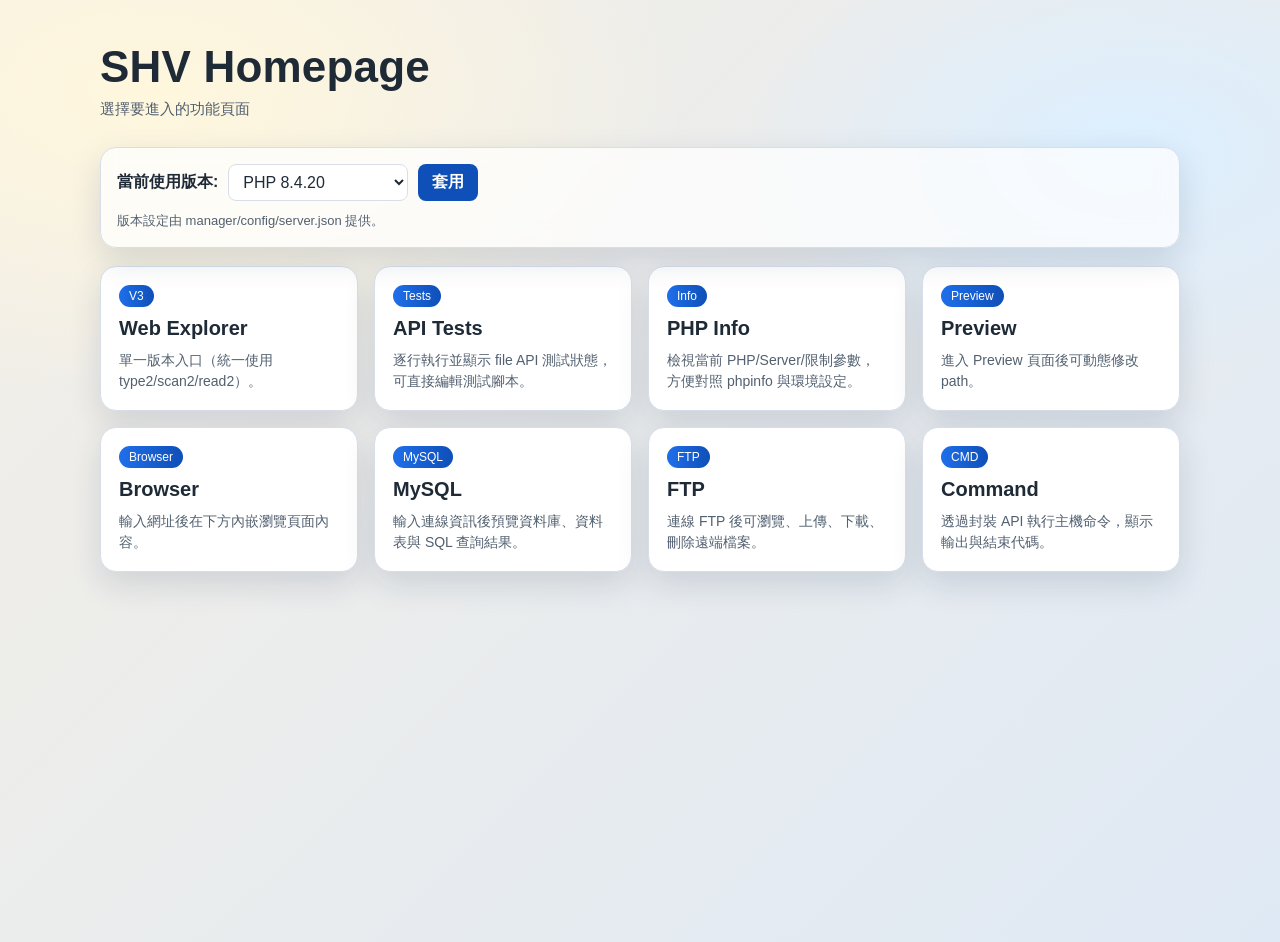
<file: index.html>
<!doctype html>
<html lang="zh-Hant">
<head>
  <meta charset="utf-8">
  <meta name="viewport" content="width=device-width, initial-scale=1">
  <meta http-equiv="Cache-Control" content="no-cache, no-store, must-revalidate">
  <meta http-equiv="Pragma" content="no-cache">
  <meta http-equiv="Expires" content="0">
  <title>SHV</title>
  <meta http-equiv="refresh" content="0; url=manager/index.html">
  <script>
    window.location.replace("manager/index.html");
  </script>
</head>
<body>
</body>
</html>
</file>
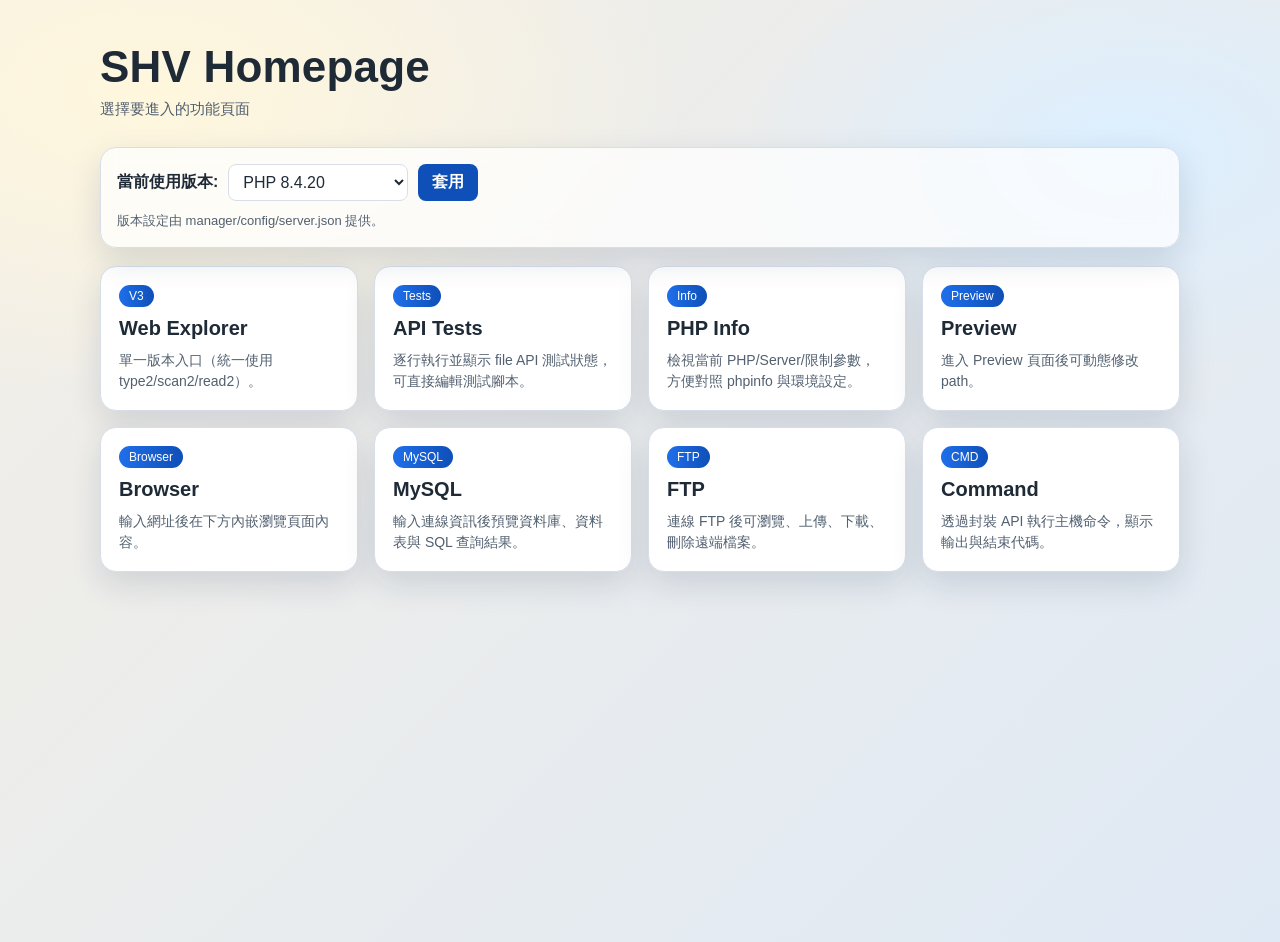
<file: manager/index.html>
﻿<!doctype html>
<html lang="zh-Hant">
<head>
  <meta charset="utf-8">
  <meta name="viewport" content="width=device-width, initial-scale=1">
  <meta http-equiv="Cache-Control" content="no-cache, no-store, must-revalidate">
  <meta http-equiv="Pragma" content="no-cache">
  <meta http-equiv="Expires" content="0">
  <title>SHV Home</title>
  <style>
    :root {
      --bg-1: #f4efe6;
      --bg-2: #dfe9f5;
      --card: #ffffff;
      --text: #1f2a37;
      --muted: #526070;
      --line: #d7deea;
      --accent: #1f6feb;
      --accent-2: #0f4fb8;
      --shadow: 0 12px 32px rgba(20, 39, 77, 0.14);
    }

    * { box-sizing: border-box; }

    body {
      margin: 0;
      min-height: 100vh;
      font-family: "Segoe UI", "Noto Sans TC", sans-serif;
      color: var(--text);
      background:
        radial-gradient(900px 500px at 12% 10%, #fff7dd 0%, transparent 60%),
        radial-gradient(700px 420px at 88% 16%, #dcefff 0%, transparent 55%),
        linear-gradient(135deg, var(--bg-1), var(--bg-2));
    }

    .wrap {
      width: min(1080px, 92%);
      margin: 42px auto;
    }

    .title {
      margin: 0 0 8px;
      font-size: clamp(28px, 5vw, 44px);
      letter-spacing: 0.2px;
    }

    .subtitle {
      margin: 0 0 28px;
      color: var(--muted);
      font-size: 15px;
    }

    .server-panel {
      margin: 0 0 18px;
      padding: 16px;
      border: 1px solid var(--line);
      border-radius: 16px;
      background: rgba(255, 255, 255, 0.72);
      box-shadow: var(--shadow);
      backdrop-filter: blur(10px);
    }

    .server-row {
      display: flex;
      flex-wrap: wrap;
      align-items: center;
      gap: 10px;
    }

    .server-label {
      font-weight: 700;
    }

    .server-select {
      min-width: 180px;
      padding: 8px 10px;
      border: 1px solid var(--line);
      border-radius: 8px;
      color: var(--text);
      background: #ffffff;
      font: inherit;
    }

    .server-button {
      padding: 8px 14px;
      border: 0;
      border-radius: 8px;
      color: #ffffff;
      background: var(--accent-2);
      font: inherit;
      font-weight: 700;
      cursor: pointer;
    }

    .server-note {
      margin: 10px 0 0;
      color: var(--muted);
      font-size: 13px;
      line-height: 1.5;
    }

    .grid {
      display: grid;
      grid-template-columns: repeat(auto-fit, minmax(240px, 1fr));
      gap: 16px;
    }

    .card {
      display: block;
      text-decoration: none;
      color: inherit;
      background: var(--card);
      border: 1px solid var(--line);
      border-radius: 16px;
      padding: 18px;
      box-shadow: var(--shadow);
      transition: transform 0.2s ease, box-shadow 0.2s ease, border-color 0.2s ease;
    }

    .card:hover {
      transform: translateY(-3px);
      border-color: #b9c8e2;
      box-shadow: 0 16px 38px rgba(20, 39, 77, 0.2);
    }

    .badge {
      display: inline-block;
      margin-bottom: 10px;
      font-size: 12px;
      color: #ffffff;
      background: linear-gradient(90deg, var(--accent), var(--accent-2));
      border-radius: 999px;
      padding: 4px 10px;
      cursor: pointer;
    }

    .card h2 {
      margin: 0;
      font-size: 20px;
    }

    .card p {
      margin: 10px 0 0;
      color: var(--muted);
      line-height: 1.5;
      font-size: 14px;
    }
  </style>
</head>
<body>
  <main class="wrap">
    <h1 class="title">SHV Homepage</h1>
    <p class="subtitle">選擇要進入的功能頁面</p>
    <section class="server-panel" aria-live="polite">
      <form class="server-row" id="serverForm">
        <span class="server-label">當前使用版本:</span>
        <select class="server-select" id="activeVersion"></select>
        <button class="server-button" type="submit">套用</button>
      </form>
      <p class="server-note" id="serverNote">版本設定由 manager/config/server.json 提供。</p>
    </section>
    <section class="grid">
      <a class="card" href="explorer.html">
        <span class="badge home-banner">V3</span>
        <h2>Web Explorer</h2>
        <p>單一版本入口（統一使用 type2/scan2/read2）。</p>
      </a>

      <a class="card" href="tests.html">
        <span class="badge home-banner">Tests</span>
        <h2>API Tests</h2>
        <p>逐行執行並顯示 file API 測試狀態，可直接編輯測試腳本。</p>
      </a>

      <a class="card" href="info.html">
        <span class="badge home-banner">Info</span>
        <h2>PHP Info</h2>
        <p>檢視當前 PHP/Server/限制參數，方便對照 phpinfo 與環境設定。</p>
      </a>

      <a class="card" href="preview.html">
        <span class="badge home-banner">Preview</span>
        <h2>Preview</h2>
        <p>進入 Preview 頁面後可動態修改 path。</p>
      </a>

      <a class="card" href="browser.html">
        <span class="badge home-banner">Browser</span>
        <h2>Browser</h2>
        <p>輸入網址後在下方內嵌瀏覽頁面內容。</p>
      </a>

      <a class="card" href="mysql.html">
        <span class="badge home-banner">MySQL</span>
        <h2>MySQL</h2>
        <p>輸入連線資訊後預覽資料庫、資料表與 SQL 查詢結果。</p>
      </a>

      <a class="card" href="ftp.html">
        <span class="badge home-banner">FTP</span>
        <h2>FTP</h2>
        <p>連線 FTP 後可瀏覽、上傳、下載、刪除遠端檔案。</p>
      </a>

      <a class="card" href="cmd.html">
        <span class="badge home-banner">CMD</span>
        <h2>Command</h2>
        <p>透過封裝 API 執行主機命令，顯示輸出與結束代碼。</p>
      </a>
    </section>
  </main>
  <script src="js/server_config.js?v=20260514a"></script>
  <script>
    const activeVersionEl = document.getElementById("activeVersion");
    const serverNoteEl = document.getElementById("serverNote");

    async function loadServerConfig() {
      const config = await window.SHV.loadServerConfig({ reload: true });
      activeVersionEl.innerHTML = config.allowedVersions.map((x) => `<option value="${x.version}">${x.version}</option>`).join("");
      activeVersionEl.value = config.active?.version || config.allowedVersions[0].version;
    }

    document.getElementById("serverForm").addEventListener("submit", async (e) => {
      e.preventDefault();
      await window.SHV.setActiveServer(activeVersionEl.value);
      serverNoteEl.textContent = `已切換為 ${activeVersionEl.value}`;
    });

    document.querySelectorAll(".home-banner").forEach((el) => {
      el.addEventListener("click", (e) => {
        e.preventDefault();
        e.stopPropagation();
        window.location.href = "./index.html";
      });
    });

    loadServerConfig();
  </script>
</body>
</html>
</file>
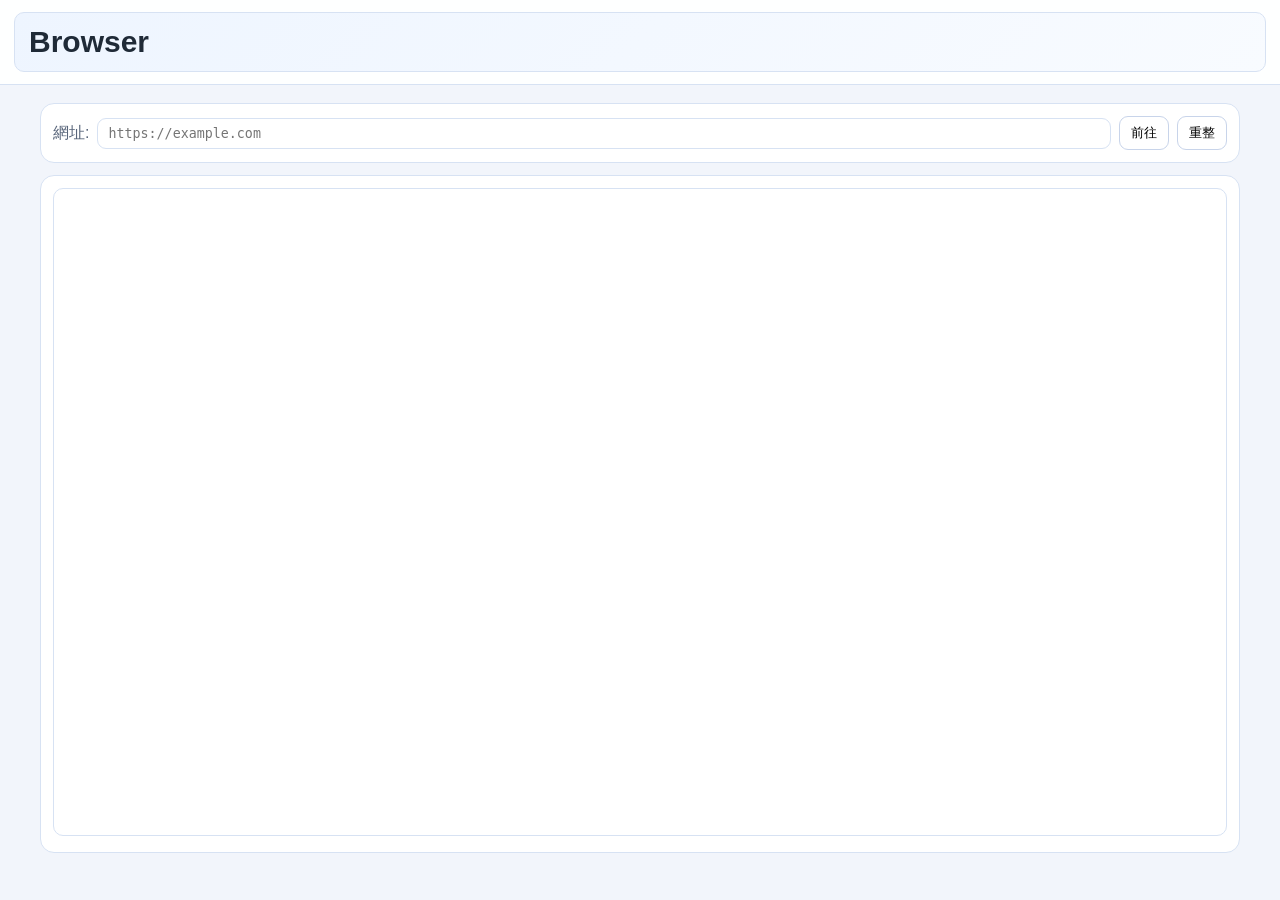
<file: manager/browser.html>
<!doctype html>
<html lang="zh-Hant">
<head>
  <meta charset="utf-8">
  <meta name="viewport" content="width=device-width, initial-scale=1">
  <meta http-equiv="Cache-Control" content="no-cache, no-store, must-revalidate">
  <meta http-equiv="Pragma" content="no-cache">
  <meta http-equiv="Expires" content="0">
  <title>Browser</title>
  <style>
    :root{--bg:#f2f5fb;--card:#fff;--line:#d7e2f3;--text:#1f2a37;--muted:#58657a}
    *{box-sizing:border-box}
    body{margin:0;font-family:"Segoe UI","Noto Sans TC",sans-serif;background:var(--bg);color:var(--text)}
    .top-nav{position:sticky;top:0;z-index:1000;background:rgba(255,255,255,.92);backdrop-filter:blur(8px);border-bottom:1px solid var(--line);padding:12px 14px}
    .home-banner{display:block;padding:12px 14px;border-radius:10px;border:1px solid var(--line);background:linear-gradient(135deg,#eef5ff,#f8fbff);color:var(--text);font-size:30px;text-decoration:none;font-weight:600}
    .wrap{width:min(1200px,94%);margin:18px auto 24px}
    .toolbar,.panel{background:var(--card);border:1px solid var(--line);border-radius:14px;padding:12px;margin-bottom:12px}
    .toolbar{display:flex;gap:8px;align-items:center;flex-wrap:wrap}
    .url-input{flex:1;min-width:280px;border:1px solid var(--line);border-radius:9px;padding:7px 10px;font-family:ui-monospace,Consolas,monospace}
    .muted{color:var(--muted)}
    button{border:1px solid #c8d4ea;background:#fff;border-radius:9px;padding:7px 11px;cursor:pointer}
    #frame{width:100%;height:72vh;border:1px solid var(--line);border-radius:10px;background:#fff}
  </style>
</head>
<body>
  <div class="top-nav"><a class="home-banner" href="index.html">Browser</a></div>
  <main class="wrap">
    <section class="toolbar">
      <span class="muted">網址:</span>
      <input id="urlInput" class="url-input" type="text" placeholder="https://example.com">
      <button id="btnGo" type="button">前往</button>
      <button id="btnReload" type="button">重整</button>
    </section>
    <section class="panel">
      <iframe id="frame" referrerpolicy="no-referrer"></iframe>
    </section>
  </main>
  <script>
    const urlInput = document.getElementById('urlInput');
    const frame = document.getElementById('frame');
    const q = new URLSearchParams(location.search);

    function normalizeUrl(raw){
      const text = String(raw || '').trim();
      if (!text) return '';
      if (/^https?:\/\//i.test(text)) return text;
      return `https://${text}`;
    }

    function openUrl(raw){
      const url = normalizeUrl(raw);
      if (!url) {
        alert('請輸入網址');
        return;
      }
      urlInput.value = url;
      frame.src = url;
      const next = new URLSearchParams(location.search);
      next.set('url', url);
      history.replaceState(null, '', `${location.pathname}?${next.toString()}`);
    }

    document.getElementById('btnGo').addEventListener('click', () => openUrl(urlInput.value));
    document.getElementById('btnReload').addEventListener('click', () => {
      if (!frame.src) return;
      frame.src = frame.src;
    });
    urlInput.addEventListener('keydown', (e) => {
      if (e.key === 'Enter') openUrl(urlInput.value);
    });

    const initUrl = normalizeUrl(q.get('url') || '');
    if (initUrl) openUrl(initUrl);
  </script>
</body>
</html>
</file>
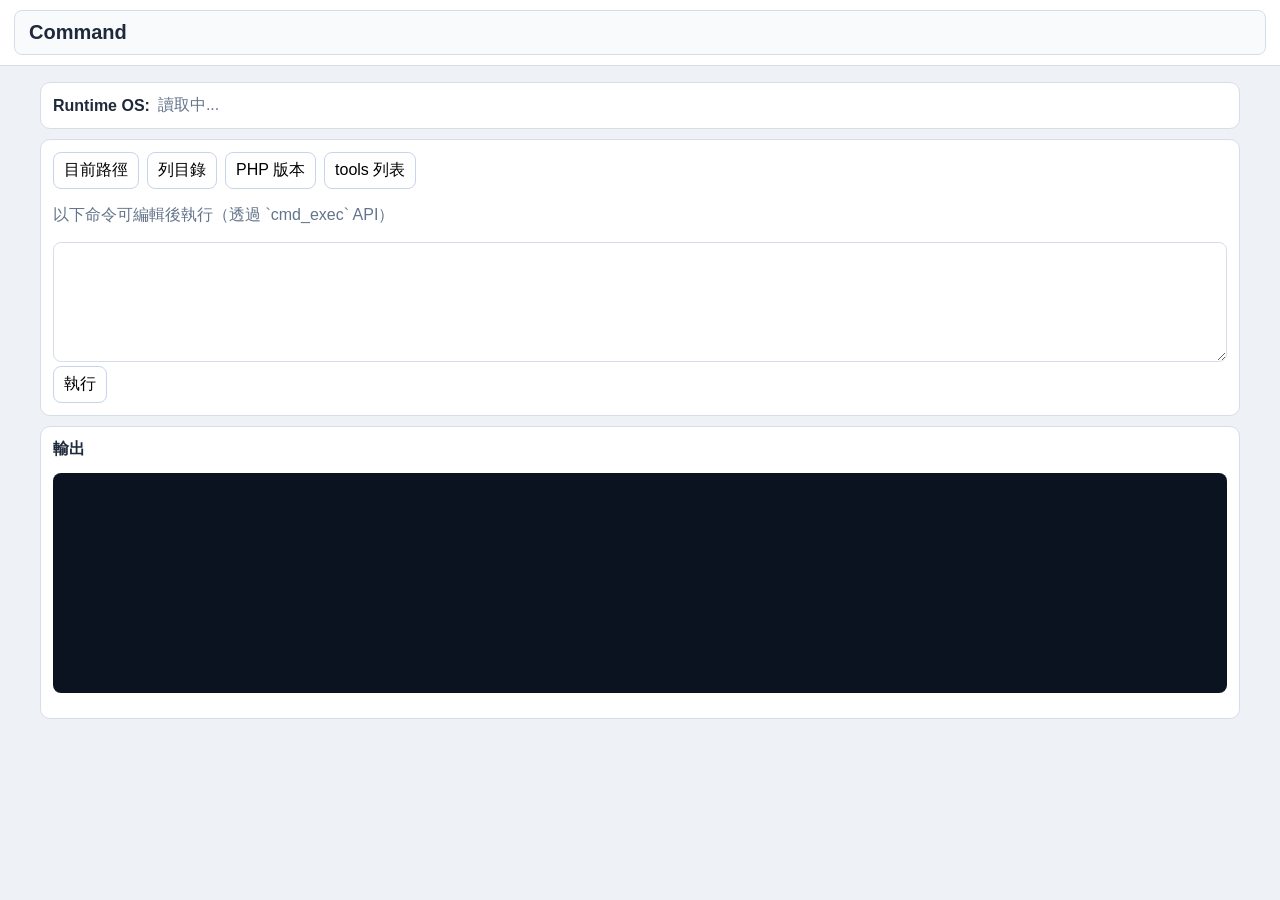
<file: manager/cmd.html>
<!doctype html>
<html lang="zh-Hant">
<head>
  <meta charset="utf-8">
  <meta name="viewport" content="width=device-width, initial-scale=1">
  <meta http-equiv="Cache-Control" content="no-cache, no-store, must-revalidate">
  <meta http-equiv="Pragma" content="no-cache">
  <meta http-equiv="Expires" content="0">
  <title>Command</title>
  <script src="js/server_config.js?v=20260514-4"></script>
  <script src="js/api.js?v=20260514-4"></script>
  <style>
    :root{--bg:#eef2f7;--card:#fff;--line:#d7dde8;--text:#1e293b;--muted:#64748b}
    *{box-sizing:border-box}
    body{margin:0;font-family:"Segoe UI","Noto Sans TC",sans-serif;background:var(--bg);color:var(--text)}
    .top-nav{position:sticky;top:0;z-index:999;background:#fff;border-bottom:1px solid var(--line);padding:10px 14px}
    .home-banner{display:block;padding:10px 14px;border-radius:8px;border:1px solid var(--line);background:#f8fafc;color:var(--text);font-size:20px;text-decoration:none;font-weight:600}
    .wrap{width:min(1200px,94%);margin:16px auto}
    .panel{background:var(--card);border:1px solid var(--line);border-radius:10px;padding:12px;margin-bottom:10px}
    .row{display:flex;gap:8px;align-items:center;flex-wrap:wrap}
    input,textarea,button{font:inherit}
    textarea{width:100%;min-height:120px;border:1px solid var(--line);border-radius:8px;padding:8px}
    button{border:1px solid #c8d4ea;background:#fff;border-radius:8px;padding:7px 10px;cursor:pointer}
    pre{white-space:pre-wrap;background:#0b1220;color:#d6e2ff;border-radius:8px;padding:12px;min-height:220px;overflow:auto}
    .muted{color:var(--muted)}
  </style>
</head>
<body>
  <div class="top-nav"><a class="home-banner" href="index.html">Command</a></div>
  <main class="wrap">
    <section class="panel">
      <div class="row">
        <strong>Runtime OS:</strong><span id="osText" class="muted">讀取中...</span>
      </div>
    </section>
    <section class="panel">
      <div class="row">
        <button id="btnPwd" type="button">目前路徑</button>
        <button id="btnList" type="button">列目錄</button>
        <button id="btnPhpVer" type="button">PHP 版本</button>
        <button id="btnToolList" type="button">tools 列表</button>
      </div>
      <p class="muted">以下命令可編輯後執行（透過 `cmd_exec` API）</p>
      <textarea id="cmd"></textarea>
      <div class="row">
        <button id="btnRun" type="button">執行</button>
      </div>
    </section>
    <section class="panel">
      <div class="row"><strong>輸出</strong><span id="exitCode" class="muted"></span></div>
      <pre id="out"></pre>
    </section>
  </main>
  <script>
    const $ = (id) => document.getElementById(id);

    async function runtimeOs() {
      const os = await ManagerApi.osFamily();
      return String(os || '').toLowerCase();
    }
    async function pick(map) {
      const os = await runtimeOs();
      return (os.includes('windows') ? map.windows : map.linux) || map.default || '';
    }
    async function setDefaultCommand(type) {
      const cmd = await pick(type);
      $('cmd').value = cmd;
    }
    async function runCommand() {
      const command = $('cmd').value.trim();
      if (!command) return;
      try {
        const raw = await ManagerApi.post('cmd_exec', { command });
        const data = JSON.parse(raw || '{}');
        $('exitCode').textContent = `exit=${data.exit_code ?? ''}`;
        $('out').textContent = data.output || '';
      } catch (e) {
        $('exitCode').textContent = '';
        $('out').textContent = ManagerApi.showError(e, '執行失敗');
      }
    }

    $('btnPwd').addEventListener('click', () => setDefaultCommand({ windows: 'cd', linux: 'pwd' }));
    $('btnList').addEventListener('click', () => setDefaultCommand({ windows: 'dir', linux: 'ls -la' }));
    $('btnPhpVer').addEventListener('click', () => setDefaultCommand({ windows: 'php -v', linux: 'php -v' }));
    $('btnToolList').addEventListener('click', () => setDefaultCommand({ windows: 'dir manager\\\\tools', linux: 'ls -la manager/tools' }));
    $('btnRun').addEventListener('click', runCommand);

    (async () => {
      await ManagerApi.ready();
      const info = await ManagerApi.runtimeInfo();
      $('osText').textContent = `${info?.php?.os_family || ''} (${info?.php?.os || ''})`;
      await setDefaultCommand({ windows: 'cd', linux: 'pwd' });
    })();
  </script>
</body>
</html>
</file>
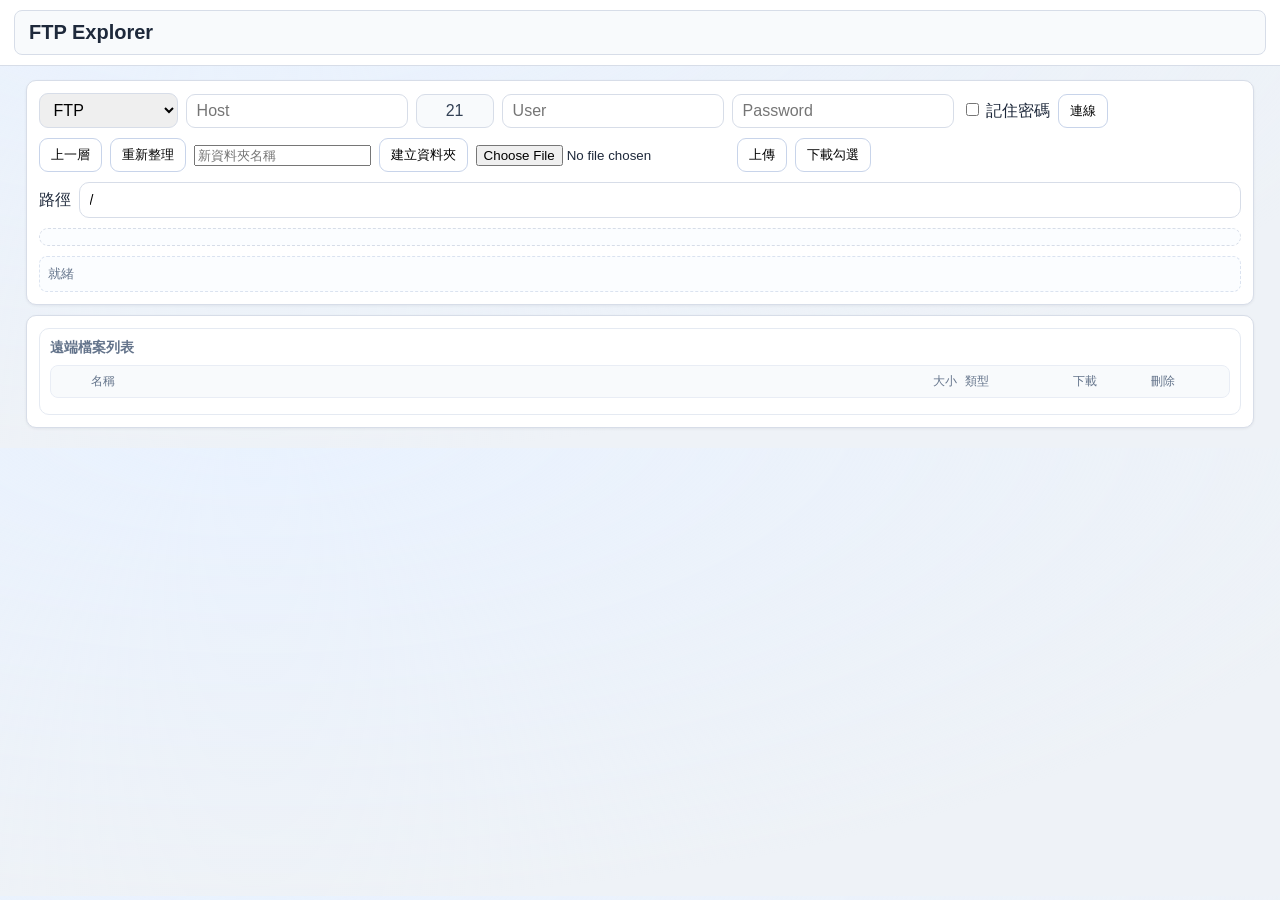
<file: manager/ftp.html>
﻿<!doctype html>
<html lang="zh-Hant">
<head>
  <meta charset="utf-8">
  <meta name="viewport" content="width=device-width, initial-scale=1">
  <meta http-equiv="Cache-Control" content="no-cache, no-store, must-revalidate">
  <meta http-equiv="Pragma" content="no-cache">
  <meta http-equiv="Expires" content="0">
  <title>FTP Explorer</title>
  <script src="js/server_config.js?v=20260514-3"></script>
  <script src="js/api.js?v=20260529-2"></script>
  <style>
    :root{--bg:#eef2f7;--card:#ffffff;--line:#d7dde8;--text:#1e293b;--muted:#64748b;--primary:#2563eb;--primary-soft:#dbeafe;--dir-bg:#fff6db;--dir-bd:#f4dea0;--file-bg:#eef5ff;--file-bd:#c8daf8}
    *{box-sizing:border-box}
    body{margin:0;font-family:"Segoe UI","Noto Sans TC",sans-serif;background:radial-gradient(1200px 500px at 20% -10%, #e9f2ff, transparent),var(--bg);color:var(--text)}
    .top-nav{position:sticky;top:0;z-index:9999;background:rgba(255,255,255,.96);backdrop-filter:blur(6px);border-bottom:1px solid var(--line);padding:10px 14px}
    .home-banner{display:block;padding:10px 14px;border-radius:8px;border:1px solid var(--line);background:#f8fafc;color:var(--text);font-size:20px;text-decoration:none;font-weight:600}
    .page-wrap{width:min(1320px,96%);margin:14px auto 20px}
    .toolbar-card,.content-card{background:var(--card);border:1px solid var(--line);border-radius:10px;padding:12px;margin-bottom:10px;box-shadow:0 1px 3px rgba(15,23,42,.06)}
    .toolbar-card{display:grid;gap:10px}
    .toolbar-actions,.connect-row{display:flex;flex-wrap:wrap;gap:8px;align-items:center}
    .path-row{display:flex;gap:8px;align-items:center}
    .path-row input{flex:1;border:1px solid var(--line);border-radius:10px;padding:9px 10px;font-size:14px}
    .connect-row input,.connect-row select{border:1px solid var(--line);border-radius:9px;padding:7px 10px;font:inherit}
    .port-pill{display:inline-block;border:1px solid var(--line);border-radius:9px;padding:7px 10px;background:#f8fafc;color:#334155;min-width:78px;text-align:center}
    .breadcrumb{display:flex;flex-wrap:wrap;gap:6px;padding:8px;border:1px dashed var(--line);border-radius:10px;background:#fbfdff}
    .breadcrumb button{padding:4px 8px;font-size:12px;border-radius:999px;background:var(--primary-soft);border-color:#c9dbff;color:#15306c}
    .status{white-space:pre-wrap;color:var(--muted);font-size:13px;border:1px dashed #dbe3f0;border-radius:8px;padding:8px;background:#fbfdff}
    button{border:1px solid #c8d4ea;background:#fff;border-radius:9px;padding:7px 11px;cursor:pointer;transition:.18s ease}
    button:hover{transform:translateY(-1px);border-color:#9bb4de;box-shadow:0 3px 10px rgba(21,42,88,.08)}
    .content-card{display:grid;grid-template-columns:1fr;gap:10px}
    .panel{background:#fff;border:1px solid #e5eaf2;border-radius:10px;padding:10px;overflow:hidden}
    .panel-title{margin:0 0 8px;font-size:14px;color:var(--muted);font-weight:600}
    .list-header{display:grid;grid-template-columns:24px minmax(280px,1fr) 90px 100px 70px 70px;gap:8px;font-size:12px;color:var(--muted);padding:7px 8px;border:1px solid #e9edf5;border-radius:8px;background:#f8fafc;margin-top:8px;margin-bottom:6px}
    #drop{list-style:none;padding:0;margin:0}
    #drop li{display:grid;grid-template-columns:24px minmax(280px,1fr) 90px 100px 70px 70px;gap:8px;align-items:center;padding:7px 8px;border-bottom:1px solid #eef2f7}
    #drop li:hover{background:#f8fbff}
    .item-check{width:16px;height:16px;margin:0}
    .item-name{display:inline-block;min-width:0;white-space:nowrap;overflow:hidden;text-overflow:ellipsis;padding:7px 9px;border-radius:8px;border:1px solid transparent;cursor:pointer}
    .item-name.dir{background:var(--dir-bg);border-color:var(--dir-bd);font-weight:600}
    .item-name.file{background:var(--file-bg);border-color:var(--file-bd)}
    .col-size{color:var(--muted);font-size:12px;text-align:right}
    @media (max-width:980px){.list-header,#drop li{grid-template-columns:24px minmax(220px,1fr) 80px 84px 64px 64px}}
  </style>
</head>
<body>
  <div class="top-nav"><a class="home-banner" href="index.html">FTP Explorer</a></div>
  <main class="page-wrap">
    <section class="toolbar-card">
      <div class="connect-row">
        <select id="mode">
          <option value="ftp">FTP</option>
          <option value="ftps_explicit">FTPS Explicit</option>
          <option value="ftps_implicit">FTPS Implicit</option>
          <option value="sftp">SFTP</option>
        </select>
        <input id="host" placeholder="Host">
        <span id="port" class="port-pill">21</span>
        <input id="user" placeholder="User">
        <input id="password" type="password" placeholder="Password">
        <label><input id="rememberPwd" type="checkbox"> 記住密碼</label>
        <button id="btnConnect" type="button">連線</button>
      </div>

      <div class="toolbar-actions">
        <button id="btnUp" type="button">上一層</button>
        <button id="btnReload" type="button">重新整理</button>
        <input id="newDir" placeholder="新資料夾名稱">
        <button id="btnMkdir" type="button">建立資料夾</button>
        <input id="uploadFile" type="file">
        <button id="btnUpload" type="button">上傳</button>
        <button id="btnDownload" type="button">下載勾選</button>
      </div>

      <div class="path-row">
        <label for="path">路徑</label>
        <input id="path" type="text" value="/">
      </div>
      <div id="breadcrumb" class="breadcrumb"></div>
      <div id="status" class="status">就緒</div>
    </section>

    <section class="content-card">
      <div class="panel">
        <p class="panel-title">遠端檔案列表</p>
        <div class="list-header">
          <span></span><span>名稱</span><span class="col-size">大小</span><span>類型</span><span>下載</span><span>刪除</span>
        </div>
        <ul id="drop"></ul>
      </div>
    </section>
  </main>

  <template id="itemTpl">
    <li>
      <input class="item-check" type="checkbox">
      <span class="item-name"></span>
      <span class="col-size">-</span>
      <span>-</span>
      <button type="button">下載</button>
      <button type="button">刪除</button>
    </li>
  </template>

  <script>
    const $ = (id) => document.getElementById(id);
    const COOKIE_PREFIX = 'shv_ftp_';
    let currentRows = [];

    function setCookie(name, value, days = 30){
      const maxAge = Math.max(1, Math.floor(days * 86400));
      document.cookie = `${name}=${encodeURIComponent(value)}; path=/; max-age=${maxAge}; SameSite=Lax`;
    }
    function getCookie(name){
      const key = `${name}=`;
      for (const raw of document.cookie.split(';')) {
        const c = raw.trim();
        if (c.startsWith(key)) return decodeURIComponent(c.substring(key.length));
      }
      return '';
    }
    function deleteCookie(name){
      document.cookie = `${name}=; path=/; max-age=0; SameSite=Lax`;
    }

    function defaultPortByMode(mode){
      if (mode === 'sftp') return '22';
      if (mode === 'ftps_implicit') return '990';
      return '21';
    }

    function setStatus(text){ $('status').textContent = text; }

    function cfg(){
      return {
        mode: $('mode').value,
        host: $('host').value.trim(),
        port: defaultPortByMode($('mode').value),
        user: $('user').value,
        password: $('password').value,
        path: normalizePath($('path').value)
      };
    }

    function normalizePath(p){
      const x = String(p || '/').replace(/\\/g, '/').trim();
      if (!x) return '/';
      const n = x.replace(/\/+/g, '/');
      return n.startsWith('/') ? n : '/' + n;
    }

    function joinPath(base, name){
      const b = normalizePath(base).replace(/\/+$/, '') || '/';
      const n = String(name || '').replace(/^\/+/, '');
      if (b === '/') return '/' + n;
      return b + '/' + n;
    }

    function parentPath(p){
      const raw = normalizePath(p);
      if (raw === '/') return '/';
      const t = raw.endsWith('/') ? raw.slice(0, -1) : raw;
      const i = t.lastIndexOf('/');
      return i <= 0 ? '/' : t.slice(0, i);
    }

    function saveLoginCookies(){
      setCookie(`${COOKIE_PREFIX}mode`, $('mode').value);
      setCookie(`${COOKIE_PREFIX}host`, $('host').value.trim());
      setCookie(`${COOKIE_PREFIX}user`, $('user').value);
      setCookie(`${COOKIE_PREFIX}path`, normalizePath($('path').value));
      const remember = $('rememberPwd').checked;
      setCookie(`${COOKIE_PREFIX}remember_pwd`, remember ? '1' : '0');
      if (remember) setCookie(`${COOKIE_PREFIX}pwd`, $('password').value);
      else deleteCookie(`${COOKIE_PREFIX}pwd`);
    }

    function loadLoginCookies(){
      const mode = getCookie(`${COOKIE_PREFIX}mode`);
      const host = getCookie(`${COOKIE_PREFIX}host`);
      const user = getCookie(`${COOKIE_PREFIX}user`);
      const path = getCookie(`${COOKIE_PREFIX}path`);
      const remember = getCookie(`${COOKIE_PREFIX}remember_pwd`) === '1';
      const pwd = remember ? getCookie(`${COOKIE_PREFIX}pwd`) : '';
      if (mode) $('mode').value = mode;
      if (host) $('host').value = host;
      if (user) $('user').value = user;
      if (path) $('path').value = normalizePath(path);
      $('rememberPwd').checked = remember;
      if (pwd) $('password').value = pwd;
      $('port').textContent = defaultPortByMode($('mode').value);
    }

    function renderBreadcrumb(path){
      const dom = $('breadcrumb');
      dom.innerHTML = '';
      const clean = normalizePath(path);
      const segs = clean.split('/').filter(Boolean);
      let acc = '/';
      const rootBtn = document.createElement('button');
      rootBtn.type = 'button';
      rootBtn.textContent = '/';
      rootBtn.onclick = () => { $('path').value = '/'; loadList(); };
      dom.appendChild(rootBtn);
      for (const seg of segs){
        acc = acc === '/' ? '/' + seg : acc + '/' + seg;
        const btn = document.createElement('button');
        btn.type = 'button';
        btn.textContent = seg;
        const target = acc;
        btn.onclick = () => { $('path').value = target; loadList(); };
        dom.appendChild(btn);
      }
    }

    function selectedRows(){
      const out = [];
      document.querySelectorAll('#drop li').forEach((el) => {
        const ck = el.querySelector('.item-check');
        if (!ck || !ck.checked) return;
        const idx = Number(el.getAttribute('data-index'));
        if (!Number.isFinite(idx) || idx < 0) return;
        const row = currentRows[idx];
        if (row) out.push(row);
      });
      return out;
    }

    async function downloadOne(row){
      await ManagerApi.ready();
      if (row.type !== 'file') return;
      ManagerApi.submit('ftp_download', { ...cfg(), file_path: row.path }, { method: 'POST' });
    }

    function renderList(path, rows){
      const ul = $('drop');
      ul.innerHTML = '';
      const tpl = $('itemTpl');
      rows.forEach((r, idx) => {
        const li = tpl.content.firstElementChild.cloneNode(true);
        li.setAttribute('data-index', String(idx));
        const nameEl = li.children[1];
        const sizeEl = li.children[2];
        const typeEl = li.children[3];
        const dlBtn = li.children[4];
        const delBtn = li.children[5];

        nameEl.textContent = r.name;
        nameEl.classList.add(r.type === 'dir' ? 'dir' : 'file');
        sizeEl.textContent = r.type === 'file' ? String(r.size || 0) : '-';
        typeEl.textContent = r.type;

        nameEl.ondblclick = async () => {
          if (r.type !== 'dir') return;
          $('path').value = r.path;
          await loadList();
        };

        dlBtn.onclick = async () => {
          if (r.type !== 'file') return;
          await downloadOne(r);
        };

        delBtn.onclick = async () => {
          if (!confirm(`確定刪除 ${r.path} ?`)) return;
          try{
            await ManagerApi.ready();
            await ManagerApi.post('ftp_delete', { ...cfg(), file_path: r.path, target_type: r.type === 'dir' ? 'dir' : 'file' });
            await loadList();
          }catch(e){
            setStatus(ManagerApi.showError(e, 'FTP 刪除失敗'));
          }
        };

        if (r.type !== 'file') {
          dlBtn.disabled = true;
        }

        ul.appendChild(li);
      });
    }

    async function loadList(){
      try{
        await ManagerApi.ready();
        const c = cfg();
        const data = JSON.parse(await ManagerApi.post('ftp_list', c));
        currentRows = Array.isArray(data.rows) ? data.rows : [];
        $('path').value = normalizePath(data.path || c.path);
        renderBreadcrumb($('path').value);
        renderList($('path').value, currentRows);
        saveLoginCookies();
        setStatus(`已載入 ${currentRows.length} 筆`);
      }catch(e){
        setStatus(ManagerApi.showError(e, 'FTP 載入失敗'));
      }
    }

    async function uploadCurrent(){
      const file = $('uploadFile').files[0];
      if (!file) {
        setStatus('請先選擇要上傳的檔案');
        return;
      }
      try{
        await ManagerApi.ready();
        setStatus(`正在上傳 ${file.name}...`);
        const c = cfg();
        const fd = new FormData();
        Object.keys(c).forEach((k) => fd.append(k, c[k]));
        fd.append('target_dir', c.path);
        fd.append('file', file, file.name);
        await ManagerApi.post('ftp_upload', fd);
        $('uploadFile').value = '';
        await loadList();
        setStatus(`上傳完成: ${file.name}`);
      }catch(e){
        setStatus(ManagerApi.showError(e, 'FTP 上傳失敗'));
      }
    }

    async function mkdirCurrent(){
      const name = $('newDir').value.trim();
      if (!name) return;
      try{
        await ManagerApi.ready();
        await ManagerApi.post('ftp_mkdir', { ...cfg(), dir_path: joinPath($('path').value, name) });
        $('newDir').value = '';
        await loadList();
      }catch(e){
        setStatus(ManagerApi.showError(e, 'FTP 建立資料夾失敗'));
      }
    }

    async function downloadSelected(){
      const rows = selectedRows();
      if (!rows.length) {
        setStatus('請先勾選檔案');
        return;
      }
      for (const row of rows){
        if (row.type !== 'file') continue;
        await downloadOne(row);
      }
    }

    $('mode').addEventListener('change', () => {
      $('port').textContent = defaultPortByMode($('mode').value);
      saveLoginCookies();
    });
    $('rememberPwd').addEventListener('change', saveLoginCookies);
    $('btnConnect').addEventListener('click', loadList);
    $('btnReload').addEventListener('click', loadList);
    $('btnUp').addEventListener('click', () => { $('path').value = parentPath($('path').value); loadList(); });
    $('btnMkdir').addEventListener('click', mkdirCurrent);
    $('btnUpload').addEventListener('click', uploadCurrent);
    $('btnDownload').addEventListener('click', downloadSelected);
    $('path').addEventListener('keydown', (e) => { if (e.key === 'Enter') loadList(); });

    loadLoginCookies();
  </script>
</body>
</html>
</file>
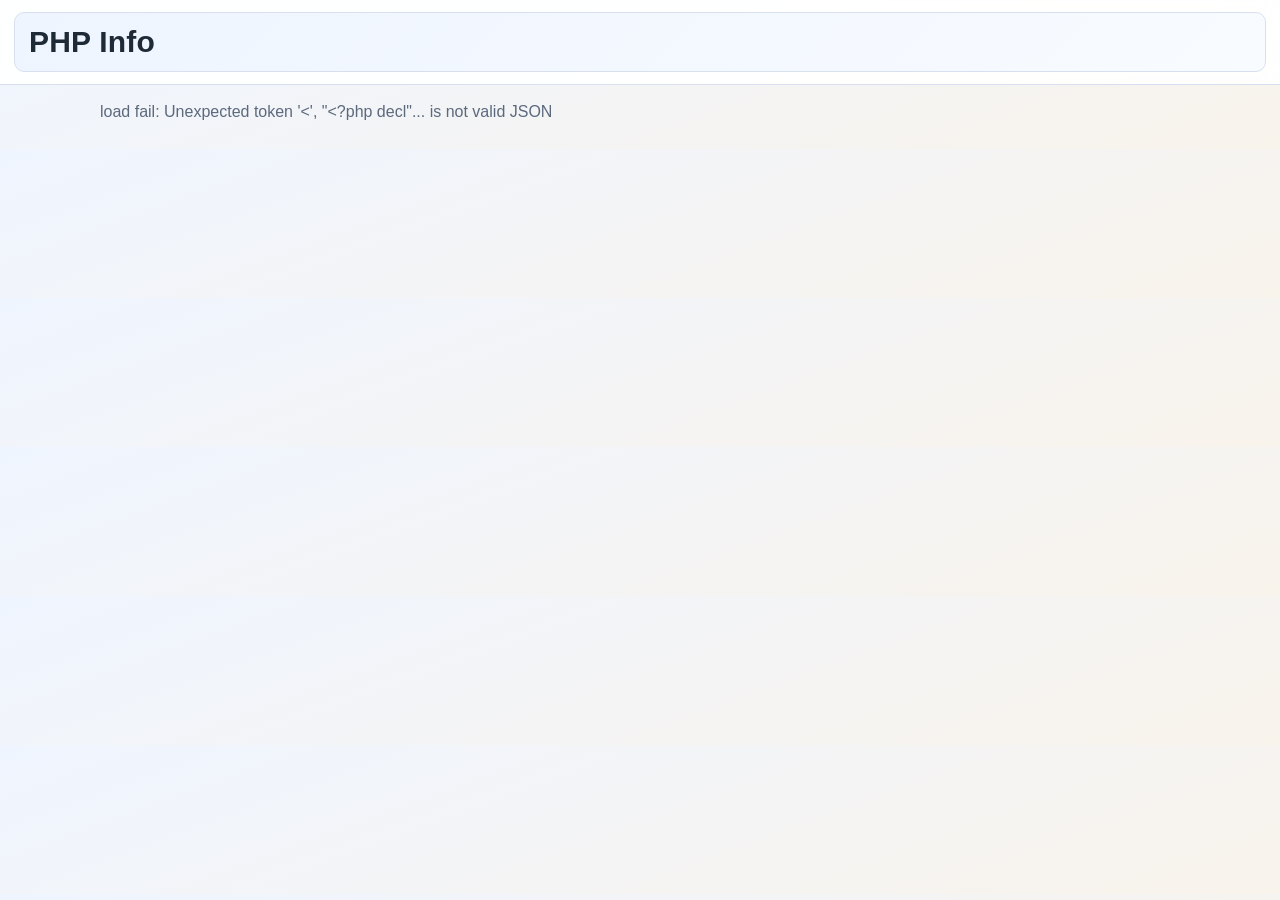
<file: manager/info.html>
<!doctype html>
<html lang="zh-Hant">
<head>
  <meta charset="utf-8">
  <meta name="viewport" content="width=device-width, initial-scale=1">
  <meta http-equiv="Cache-Control" content="no-cache, no-store, must-revalidate">
  <meta http-equiv="Pragma" content="no-cache">
  <meta http-equiv="Expires" content="0">
  <title>PHP Info</title>
  <script src="js/server_config.js?v=20260514a"></script>
  <script src="js/api.js?v=20260514a"></script>
  <style>
    :root {
      --bg: #f3f6fb;
      --card: #ffffff;
      --line: #d8e0ef;
      --text: #1f2a37;
      --muted: #5c697d;
      --accent: #1f6feb;
    }
    * { box-sizing: border-box; }
    body {
      margin: 0;
      font-family: "Segoe UI", "Noto Sans TC", sans-serif;
      color: var(--text);
      background: linear-gradient(160deg, #eff5ff, #f8f3eb);
    }
    .top-nav{
      position: sticky;
      top: 0;
      z-index: 9999;
      background: rgba(255,255,255,.92);
      backdrop-filter: blur(8px);
      border-bottom: 1px solid var(--line);
      padding: 12px 14px;
    }
    .home-banner{
      display: block;
      padding: 12px 14px;
      border-radius: 10px;
      border: 1px solid var(--line);
      background: linear-gradient(135deg, #eef5ff, #f8fbff);
      color: var(--text);
      font-size: 30px;
      text-decoration: none;
      font-weight: 600;
      letter-spacing: 0.2px;
    }
    .wrap {
      width: min(1080px, 94%);
      margin: 18px auto 28px;
    }
    .grid {
      display: grid;
      grid-template-columns: 1fr;
      gap: 12px;
    }
    .card {
      background: var(--card);
      border: 1px solid var(--line);
      border-radius: 14px;
      padding: 14px;
      overflow-wrap: anywhere;
      word-break: break-word;
    }
    h2 { margin: 0 0 10px; font-size: 18px; }
    ul { margin: 0; padding-left: 18px; }
    li { margin: 6px 0; word-break: break-all; }
    .kv {
      display: grid;
      grid-template-columns: 150px minmax(0, 1fr);
      gap: 8px;
      margin: 6px 0;
    }
    .k { color: var(--muted); }
    .muted { color: var(--muted); }
    .exts {
      max-height: 260px;
      overflow: auto;
      border: 1px dashed var(--line);
      border-radius: 10px;
      padding: 8px;
      background: #fbfdff;
      margin-top: 8px;
      font-family: ui-monospace, Consolas, monospace;
      font-size: 12px;
      white-space: pre-wrap;
    }
    @media (max-width: 700px) {
      .kv {
        grid-template-columns: 1fr;
      }
    }
  </style>
</head>
<body>
  <div class="top-nav">
    <a class="home-banner" href="index.html">PHP Info</a>
  </div>
  <main class="wrap">
    <div id="status" class="muted">loading...</div>
    <section class="grid" id="cards" style="display:none;">
      <article class="card">
        <h2>PHP</h2>
        <div class="kv"><div class="k">version</div><div id="php_version"></div></div>
        <div class="kv"><div class="k">sapi</div><div id="php_sapi"></div></div>
        <div class="kv"><div class="k">os</div><div id="php_os"></div></div>
        <div class="kv"><div class="k">binary</div><div id="php_binary"></div></div>
      </article>
      <article class="card">
        <h2>Server</h2>
        <div class="kv"><div class="k">software</div><div id="sv_software"></div></div>
        <div class="kv"><div class="k">name</div><div id="sv_name"></div></div>
        <div class="kv"><div class="k">addr</div><div id="sv_addr"></div></div>
        <div class="kv"><div class="k">port</div><div id="sv_port"></div></div>
        <div class="kv"><div class="k">doc root</div><div id="sv_root"></div></div>
        <div class="kv"><div class="k">workers</div><div id="sv_workers"></div></div>
      </article>
      <article class="card">
        <h2>Limits</h2>
        <ul>
          <li>upload_max_filesize: <span id="lm_upload"></span></li>
          <li>post_max_size: <span id="lm_post"></span></li>
          <li>max_file_uploads: <span id="lm_files"></span></li>
          <li>memory_limit: <span id="lm_mem"></span></li>
          <li>max_execution_time: <span id="lm_exec"></span></li>
          <li>max_input_time: <span id="lm_input"></span></li>
        </ul>
      </article>
      <article class="card">
        <h2>Workspace / Extensions</h2>
        <div class="kv"><div class="k">workspace</div><div id="ws_root"></div></div>
        <div class="kv"><div class="k">extensions</div><div id="ext_count"></div></div>
        <div class="exts" id="ext_list"></div>
      </article>
    </section>
  </main>
  <script>
    const $ = (id) => document.getElementById(id);
    function set(id, v) { $(id).textContent = v ?? ''; }
    ManagerApi.ready()
      .then(() => ManagerApi.get('get_php_info'))
      .then((text) => JSON.parse(text))
      .then((d) => {
        set('php_version', d.php?.version);
        set('php_sapi', d.php?.sapi);
        set('php_os', d.php?.os);
        set('php_binary', d.php?.binary);
        set('sv_software', d.server?.software);
        set('sv_name', d.server?.name);
        set('sv_addr', d.server?.addr);
        set('sv_port', d.server?.port);
        set('sv_root', d.server?.document_root);
        set('sv_workers', d.server?.workers);
        set('lm_upload', d.limits?.upload_max_filesize);
        set('lm_post', d.limits?.post_max_size);
        set('lm_files', d.limits?.max_file_uploads);
        set('lm_mem', d.limits?.memory_limit);
        set('lm_exec', d.limits?.max_execution_time);
        set('lm_input', d.limits?.max_input_time);
        set('ws_root', d.workspace_root);
        set('ext_count', d.loaded_extensions_count);
        set('ext_list', (d.loaded_extensions || []).join('\n'));
        $('cards').style.display = '';
        $('status').textContent = '';
      })
      .catch((e) => {
        $('status').textContent = 'load fail: ' + e.message;
      });
  </script>
</body>
</html>
</file>
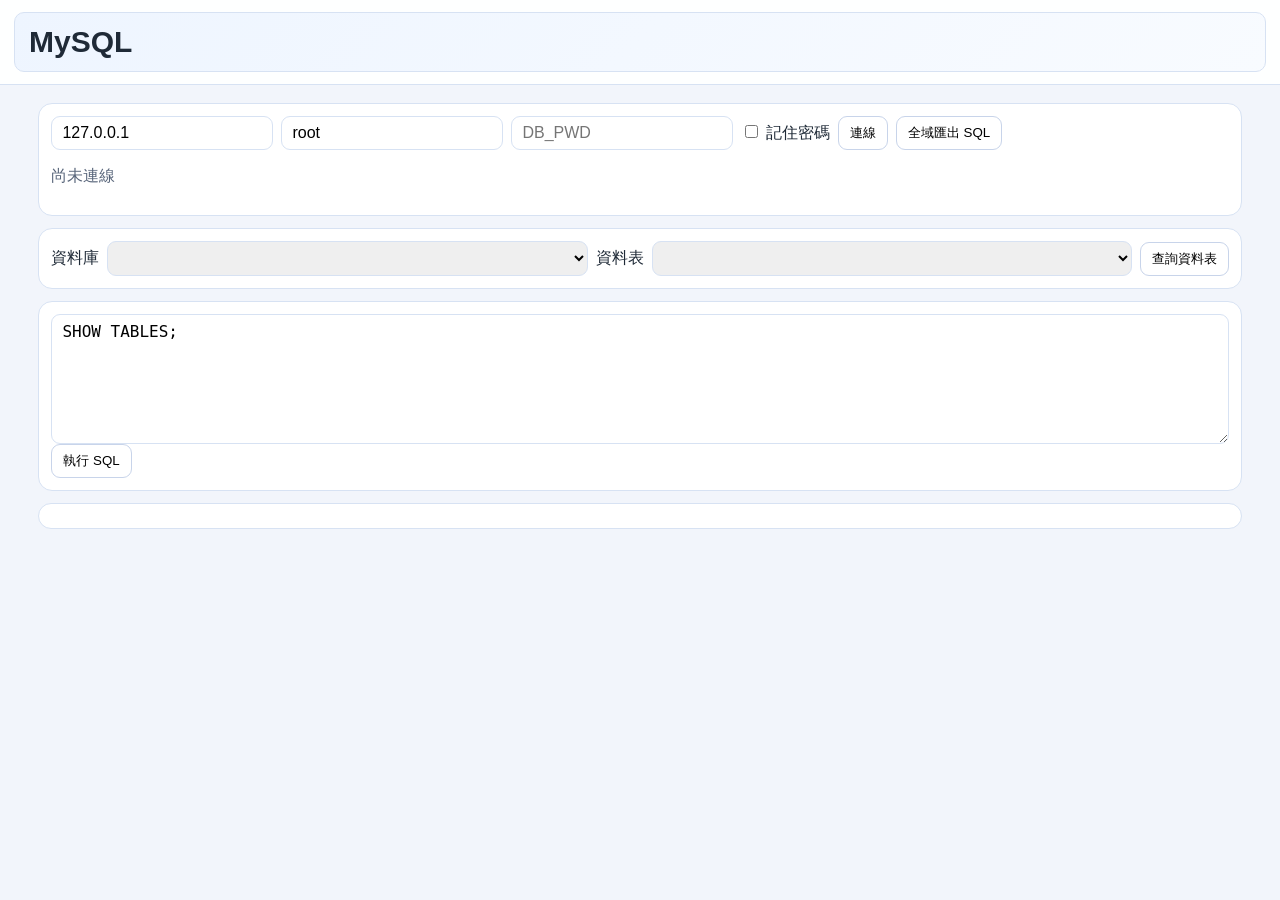
<file: manager/mysql.html>
<!doctype html>
<html lang="zh-Hant">
<head>
  <meta charset="utf-8">
  <meta name="viewport" content="width=device-width, initial-scale=1">
  <meta http-equiv="Cache-Control" content="no-cache, no-store, must-revalidate">
  <meta http-equiv="Pragma" content="no-cache">
  <meta http-equiv="Expires" content="0">
  <title>MySQL</title>
  <script src="js/server_config.js?v=20260513-3"></script>
  <script src="js/api.js?v=20260529-1"></script>
  <style>
    :root{--bg:#f2f5fb;--card:#fff;--line:#d7e2f3;--text:#1f2a37;--muted:#58657a}
    *{box-sizing:border-box}
    body{margin:0;font-family:"Segoe UI","Noto Sans TC",sans-serif;background:var(--bg);color:var(--text)}
    .top-nav{position:sticky;top:0;z-index:1000;background:rgba(255,255,255,.92);backdrop-filter:blur(8px);border-bottom:1px solid var(--line);padding:12px 14px}
    .home-banner{display:block;padding:12px 14px;border-radius:10px;border:1px solid var(--line);background:linear-gradient(135deg,#eef5ff,#f8fbff);color:var(--text);font-size:30px;text-decoration:none;font-weight:600}
    .wrap{width:min(1280px,94%);margin:18px auto 24px}
    .panel{background:var(--card);border:1px solid var(--line);border-radius:14px;padding:12px;margin-bottom:12px}
    .row{display:flex;gap:8px;align-items:center;flex-wrap:wrap}
    .row input,.row select,.row textarea{border:1px solid var(--line);border-radius:9px;padding:7px 10px;font:inherit}
    .row textarea{width:100%;min-height:130px;font-family:ui-monospace,Consolas,monospace}
    .grow{flex:1;min-width:160px}
    button{border:1px solid #c8d4ea;background:#fff;border-radius:9px;padding:7px 11px;cursor:pointer}
    .muted{color:var(--muted)}
    table{width:100%;border-collapse:collapse}
    th,td{border:1px solid #e2e8f0;padding:6px 8px;text-align:left;vertical-align:top;max-width:460px;word-break:break-word}
    #status{white-space:pre-wrap}
  </style>
</head>
<body>
  <div class="top-nav"><a class="home-banner" href="index.html">MySQL</a></div>
  <main class="wrap">
    <section class="panel">
      <div class="row">
        <input id="dbHost" value="127.0.0.1" placeholder="DB_HOST">
        <input id="dbAcc" value="root" placeholder="DB_ACC">
        <input id="dbPwd" type="password" placeholder="DB_PWD">
        <label><input id="rememberPwd" type="checkbox"> 記住密碼</label>
        <button id="btnConnect" type="button">連線</button>
        <button id="btnExportAll" type="button">全域匯出 SQL</button>
      </div>
      <p id="status" class="muted">尚未連線</p>
    </section>

    <section class="panel">
      <div class="row">
        <label for="dbSelect">資料庫</label>
        <select id="dbSelect" class="grow"></select>
        <label for="tableSelect">資料表</label>
        <select id="tableSelect" class="grow"></select>
        <button id="btnSelectTable" type="button">查詢資料表</button>
      </div>
    </section>

    <section class="panel">
      <div class="row">
        <textarea id="sql">SHOW TABLES;</textarea>
      </div>
      <div class="row">
        <button id="btnRun" type="button">執行 SQL</button>
      </div>
    </section>

    <section class="panel">
      <div id="result"></div>
    </section>
  </main>

  <script>
    const $ = (id) => document.getElementById(id);
    let selectedDatabase = '';
    const COOKIE_PREFIX = 'shv_mysql_';

    function setCookie(name, value, days = 30){
      const maxAge = Math.max(1, Math.floor(days * 86400));
      document.cookie = `${name}=${encodeURIComponent(value)}; path=/; max-age=${maxAge}; SameSite=Lax`;
    }
    function getCookie(name){
      const key = `${name}=`;
      const parts = document.cookie.split(';');
      for (const raw of parts){
        const one = raw.trim();
        if (one.startsWith(key)) return decodeURIComponent(one.substring(key.length));
      }
      return '';
    }
    function deleteCookie(name){
      document.cookie = `${name}=; path=/; max-age=0; SameSite=Lax`;
    }
    function loadLoginCookies(){
      const host = getCookie(`${COOKIE_PREFIX}host`);
      const acc = getCookie(`${COOKIE_PREFIX}acc`);
      const db = getCookie(`${COOKIE_PREFIX}db`);
      const remember = getCookie(`${COOKIE_PREFIX}remember_pwd`) === '1';
      const pwd = remember ? getCookie(`${COOKIE_PREFIX}pwd`) : '';
      if (host) $('dbHost').value = host;
      if (acc) $('dbAcc').value = acc;
      if (db) selectedDatabase = db;
      $('rememberPwd').checked = remember;
      if (pwd) $('dbPwd').value = pwd;
    }
    function saveLoginCookies(){
      setCookie(`${COOKIE_PREFIX}host`, $('dbHost').value.trim());
      setCookie(`${COOKIE_PREFIX}acc`, $('dbAcc').value);
      setCookie(`${COOKIE_PREFIX}db`, selectedDatabase || $('dbSelect').value || '');
      const remember = $('rememberPwd').checked;
      setCookie(`${COOKIE_PREFIX}remember_pwd`, remember ? '1' : '0');
      if (remember) setCookie(`${COOKIE_PREFIX}pwd`, $('dbPwd').value);
      else deleteCookie(`${COOKIE_PREFIX}pwd`);
    }

    function connData(useSelectedDb = false){
      const chosenDb = $('dbSelect').value || selectedDatabase;
      return {
        host: $('dbHost').value.trim(),
        port: '3306',
        user: $('dbAcc').value,
        password: $('dbPwd').value,
        database: useSelectedDb ? chosenDb : selectedDatabase
      };
    }

    function setStatus(text){
      $('status').textContent = text;
    }

    function fillSelect(select, values){
      select.innerHTML = '';
      if (!values.length) {
        const opt = document.createElement('option');
        opt.value = '';
        opt.textContent = '(empty)';
        select.appendChild(opt);
        return;
      }
      values.forEach((value) => {
        const opt = document.createElement('option');
        opt.value = value;
        opt.textContent = value;
        select.appendChild(opt);
      });
    }

    function renderResult(payload){
      const result = $('result');
      if (payload.kind === 'execute') {
        result.innerHTML = `<p>SQL 執行完成，affectedRows=${payload.affectedRows}, insertId=${payload.insertId}</p>`;
        return;
      }
      const columns = payload.columns || [];
      const rows = payload.rows || [];
      let html = `<p>rows: ${rows.length}</p><table><thead><tr>`;
      columns.forEach((c) => { html += `<th>${c}</th>`; });
      html += '</tr></thead><tbody>';
      rows.forEach((row) => {
        html += '<tr>';
        columns.forEach((c) => {
          const v = row[c] === null ? 'NULL' : String(row[c]);
          html += `<td>${v.replaceAll('&', '&amp;').replaceAll('<', '&lt;').replaceAll('>', '&gt;')}</td>`;
        });
        html += '</tr>';
      });
      html += '</tbody></table>';
      result.innerHTML = html;
    }

    async function connectOnly(){
      try {
        await ManagerApi.ready();
        const text = await ManagerApi.post('mysql_ping', connData());
        const data = JSON.parse(text);
        saveLoginCookies();
        setStatus(`連線成功\n${data.serverInfo}\n正在載入結構...`);
        await loadSchema();
      } catch (err) {
        setStatus(ManagerApi.showError(err, 'MySQL 連線失敗'));
      }
    }

    async function loadSchema(){
      try {
        await ManagerApi.ready();
        const text = await ManagerApi.post('mysql_schema', connData());
        const data = JSON.parse(text);
        fillSelect($('dbSelect'), data.databases || []);
        selectedDatabase = data.database || $('dbSelect').value || '';
        if (selectedDatabase) $('dbSelect').value = selectedDatabase;
        fillSelect($('tableSelect'), data.tables || []);
        saveLoginCookies();
        setStatus(`結構載入完成: databases=${(data.databases || []).length}, tables=${(data.tables || []).length}`);
      } catch (err) {
        setStatus(ManagerApi.showError(err, '讀取結構失敗'));
      }
    }

    async function runSql(sql){
      try {
        await ManagerApi.ready();
        const text = await ManagerApi.post('mysql_query', { ...connData(true), sql });
        renderResult(JSON.parse(text));
      } catch (err) {
        setStatus(ManagerApi.showError(err, 'SQL 執行失敗'));
      }
    }

    $('btnConnect').addEventListener('click', connectOnly);
    $('btnExportAll').addEventListener('click', async () => {
      try {
        await ManagerApi.ready();
        saveLoginCookies();
        setStatus('正在匯出 SQL...');
        const form = new URLSearchParams();
        const data = connData(false);
        Object.keys(data).forEach((key) => {
          if (data[key] === undefined || data[key] === null) return;
          form.append(key, String(data[key]));
        });
        const res = await fetch(ManagerApi.url('mysql_export'), {
          method: 'POST',
          body: form
        });
        if (!res.ok) {
          const body = await res.text();
          setStatus(`匯出失敗\nstatus: ${res.status} ${res.statusText}\n${body}`);
          return;
        }
        const blob = await res.blob();
        const blobUrl = URL.createObjectURL(blob);
        const link = document.createElement('a');
        link.href = blobUrl;
        link.download = `mysql_export_${new Date().toISOString().replaceAll(':', '-').slice(0, 19)}.sql`;
        document.body.appendChild(link);
        link.click();
        link.remove();
        URL.revokeObjectURL(blobUrl);
        setStatus('匯出完成');
      } catch (err) {
        setStatus(ManagerApi.showError(err, '匯出失敗'));
      }
    });
    $('btnRun').addEventListener('click', () => runSql($('sql').value));
    function selectTableNow() {
      const table = $('tableSelect').value;
      if (!table) return;
      $('sql').value = `SELECT * FROM \`${table.replaceAll('`', '``')}\` LIMIT 200;`;
      runSql($('sql').value);
    }
    $('btnSelectTable').addEventListener('click', selectTableNow);
    $('dbSelect').addEventListener('change', async () => {
      selectedDatabase = $('dbSelect').value || '';
      saveLoginCookies();
      await loadSchema();
      if (($('tableSelect').value || '') !== '') selectTableNow();
    });
    $('tableSelect').addEventListener('change', selectTableNow);
    $('rememberPwd').addEventListener('change', saveLoginCookies);

    loadLoginCookies();
  </script>
</body>
</html>
</file>
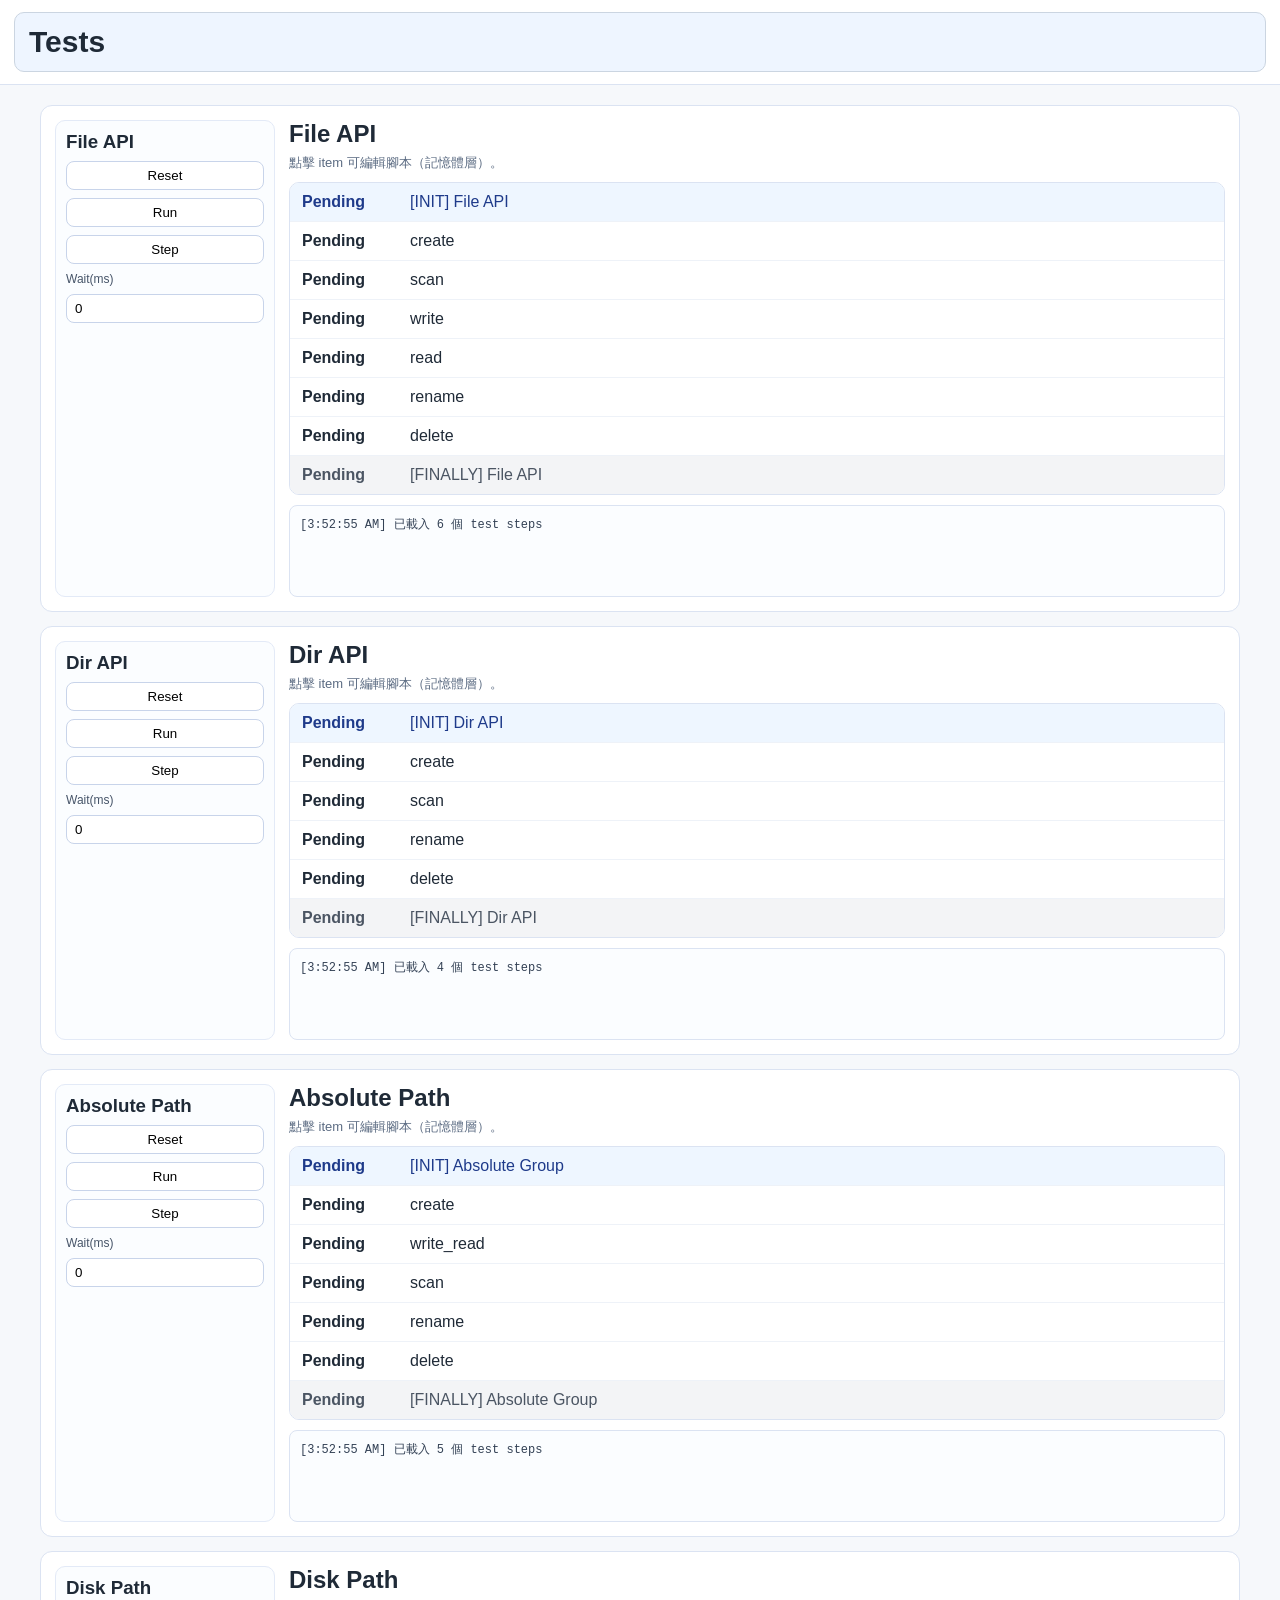
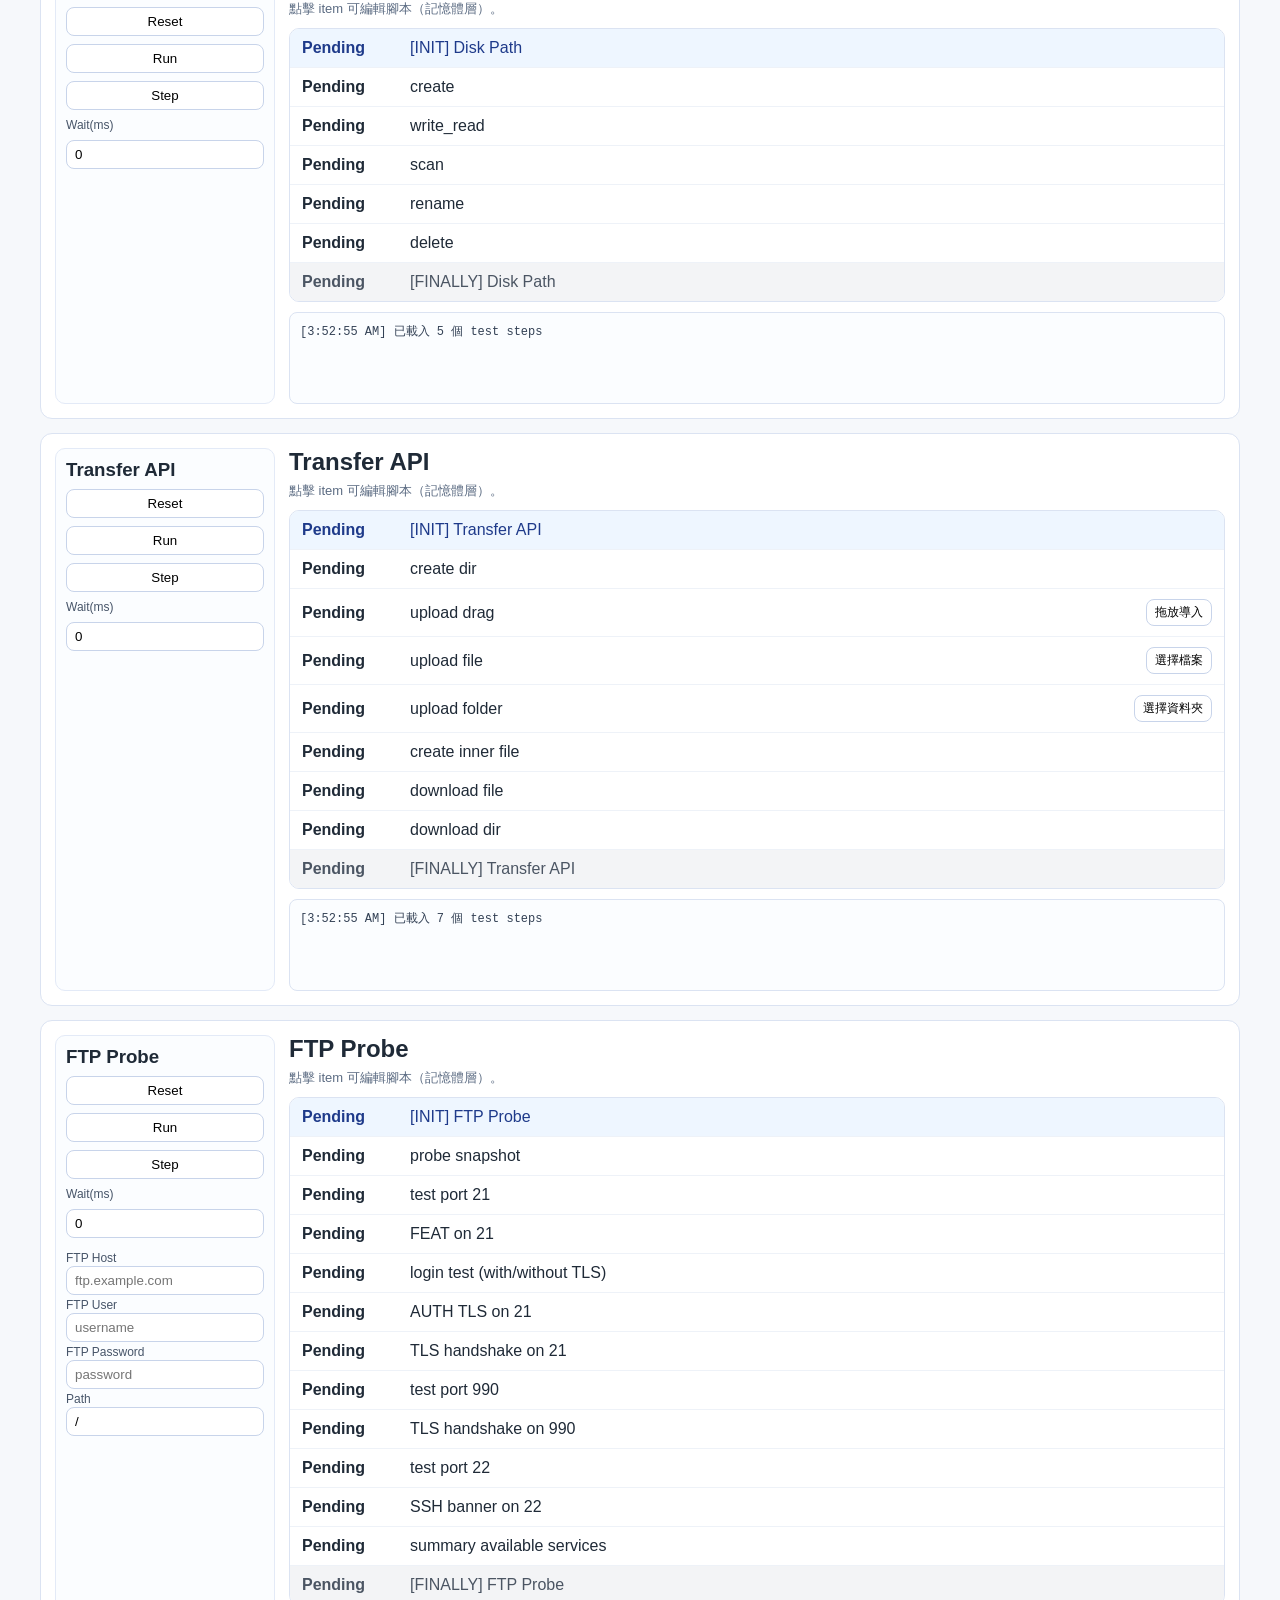
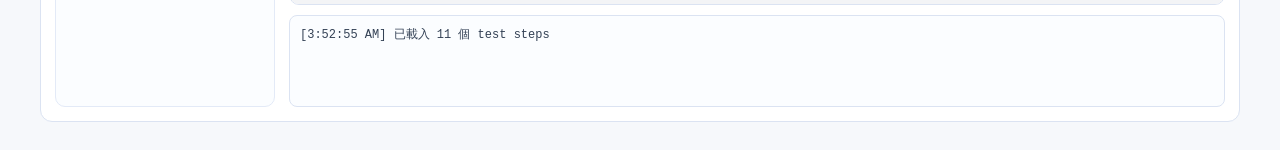
<file: manager/tests.html>
﻿<!doctype html>
<html lang="zh-Hant">
<head>
  <meta charset="utf-8">
  <meta name="viewport" content="width=device-width, initial-scale=1">
  <meta http-equiv="Cache-Control" content="no-cache, no-store, must-revalidate">
  <meta http-equiv="Pragma" content="no-cache">
  <meta http-equiv="Expires" content="0">
  <title>Manager API Tests</title>
  <style>
    body { margin: 0; font-family: "Segoe UI", "Noto Sans TC", sans-serif; background: #f6f8fb; color: #1f2a37; }
    .top-nav { position: sticky; top: 0; z-index: 9999; background: #fff; border-bottom: 1px solid #dbe3f2; padding: 12px 14px; }
    .home-banner { display: block; padding: 12px 14px; border-radius: 10px; border: 1px solid #cbd5e1; background: #eef5ff; color: #1f2a37; font-size: 30px; text-decoration: none; font-weight: 600; }
    .wrap { width: min(1200px, 95%); margin: 20px auto 28px; }
    .group { background: #fff; border: 1px solid #dbe3f2; border-radius: 12px; padding: 14px; margin-bottom: 14px; display: grid; grid-template-columns: 220px 1fr; gap: 14px; }
    .controls { border: 1px solid #e3eaf7; border-radius: 10px; padding: 10px; background: #fbfdff; }
    .controls h3 { margin: 0 0 8px; }
    .controls .btn-col { display: grid; gap: 8px; }
    .controls label { font-size: 12px; color: #475569; }
    .controls input { width: 100%; box-sizing: border-box; border: 1px solid #c8d4ea; border-radius: 8px; padding: 6px 8px; }
    .main h2 { margin: 0 0 6px; }
    .hint { margin: 0 0 10px; color: #5b6b82; font-size: 13px; }
    button { border: 1px solid #c8d4ea; background: #fff; border-radius: 8px; padding: 6px 12px; cursor: pointer; }
    .case-list { border: 1px solid #dbe3f2; border-radius: 10px; overflow: hidden; }
    .case-row { padding: 10px 12px; border-top: 1px solid #eef2f8; display: grid; grid-template-columns: 100px 220px 1fr auto; gap: 8px; align-items: center; background: #fff; cursor: pointer; }
    .case-row:first-child { border-top: none; }
    .case-row.pending { background: #fff; }
    .case-row.running { background: #fff7dc; }
    .case-row.success { background: #e9f9ee; }
    .case-row.fail { background: #fdecec; }
    .case-row.init-row.pending { background: #eef6ff; }
    .case-row.init-row .case-name { color: #1e3a8a; }
    .case-row.init-row .status { color: #1e3a8a; }
    .case-row.finally-row.pending { background: #f3f4f6; }
    .case-row.finally-row .case-name { color: #4b5563; }
    .case-row.finally-row .status { color: #4b5563; }
    .status { font-weight: 600; }
    .case-name { font-weight: 500; }
    .case-msg { color: #475569; font-family: ui-monospace, Consolas, "Courier New", monospace; font-size: 12px; white-space: nowrap; overflow: hidden; text-overflow: ellipsis; }
    .case-actions { display: flex; gap: 6px; }
    .case-actions button { padding: 4px 8px; font-size: 12px; }
    .log { margin-top: 10px; padding: 10px; border: 1px solid #dbe3f2; border-radius: 8px; background: #fbfdff; color: #334155; white-space: pre-wrap; font-family: ui-monospace, Consolas, "Courier New", monospace; font-size: 12px; min-height: 70px; }

    .modal-mask { position: fixed; inset: 0; background: rgba(15, 23, 42, 0.35); display: none; align-items: center; justify-content: center; z-index: 10000; }
    .modal { width: min(860px, 92vw); background: #fff; border: 1px solid #dbe3f2; border-radius: 12px; padding: 14px; }
    .modal h3 { margin: 0 0 8px; }
    .modal textarea { width: 100%; min-height: 320px; border: 1px solid #c8d4ea; border-radius: 10px; padding: 10px; font-family: ui-monospace, Consolas, "Courier New", monospace; font-size: 13px; box-sizing: border-box; }
    .modal .row { display: flex; justify-content: flex-end; gap: 8px; margin-top: 8px; }
  </style>
</head>
<body>
  <div class="top-nav"><a class="home-banner" href="index.html">Tests</a></div>
  <main class="wrap" id="groupsRoot"></main>

  <div id="modalMask" class="modal-mask">
    <div class="modal">
      <h3 id="modalTitle">Edit Script</h3>
      <textarea id="modalEditor"></textarea>
      <div class="row">
        <button id="cancelBtn" type="button">取消</button>
        <button id="saveBtn" type="button">確定</button>
      </div>
    </div>
  </div>

  <script src="js/server_config.js?v=20260514a"></script>
  <script src="js/api.js?v=20260514a"></script>
  <script src="js/test_utils.js"></script>
  <script src="js/file/upload_utils.js"></script>
  <script>
    const GROUPS_URL = 'config/tests/groups.json';
    const groupsRoot = document.getElementById('groupsRoot');
    const modalMask = document.getElementById('modalMask');
    const modalTitle = document.getElementById('modalTitle');
    const modalEditor = document.getElementById('modalEditor');
    const saveBtn = document.getElementById('saveBtn');
    const cancelBtn = document.getElementById('cancelBtn');
    const api = window.TestApi;
    const upload = window.UploadLib;

    const groups = [];
    let editing = null;

    function now() { return new Date().toLocaleTimeString(); }
    function appendLog(group, msg) {
      group.logDom.textContent += `[${now()}] ${msg}\n`;
      group.logDom.scrollTop = group.logDom.scrollHeight;
    }
    function setRowStatus(row, status, text) {
      row.classList.remove('pending','running','success','fail');
      row.classList.add(status);
      row.querySelector('.status').textContent = text;
    }
    function setRowMsg(row, msg) { row.querySelector('.case-msg').textContent = String(msg ?? ''); }
    function setRowActions(row, actions) {
      const wrap = row.querySelector('.case-actions');
      if (!wrap) return;
      wrap.innerHTML = '';
      (actions || []).forEach((a) => {
        const btn = document.createElement('button');
        btn.type = 'button';
        btn.textContent = a.label;
        btn.addEventListener('click', (e) => { e.stopPropagation(); a.onClick(); });
        wrap.appendChild(btn);
      });
    }
    function pickDragItems() {
      return new Promise((resolve, reject) => {
        const mask = document.createElement('div');
        mask.style.cssText = 'position:fixed;inset:0;background:rgba(15,23,42,.45);display:flex;align-items:center;justify-content:center;z-index:10001;';
        const box = document.createElement('div');
        box.style.cssText = 'width:min(560px,92vw);padding:20px;border:2px dashed #94a3b8;border-radius:12px;background:#fff;text-align:center;color:#334155;';
        box.textContent = '拖放檔案/資料夾到這裡，按 Esc 或點背景取消';
        mask.appendChild(box);
        document.body.appendChild(mask);
        const cleanup = () => { document.removeEventListener('keydown', onKey); mask.remove(); };
        const onKey = (e) => { if (e.key === 'Escape') { cleanup(); resolve({ files: [], dirs: [] }); } };
        document.addEventListener('keydown', onKey);
        mask.addEventListener('click', (e) => { if (e.target === mask) { cleanup(); resolve({ files: [], dirs: [] }); } });
        mask.addEventListener('dragover', (e) => { e.preventDefault(); });
        mask.addEventListener('drop', async (e) => {
          e.preventDefault();
          try {
            const items = e.dataTransfer?.items || [];
            const res = await upload.collectFromDragItems(items, '');
            cleanup();
            resolve(res);
          } catch (err) {
            cleanup();
            reject(err);
          }
        });
      });
    }
    async function uploadByFormData(url, files, dirs) {
      const fd = new FormData();
      files.forEach((f) => fd.append('files[]', f));
      dirs.forEach((d) => fd.append('dirs[]', d));
      const res = await fetch(url, { method: 'POST', body: fd });
      const text = await res.text();
      if (!res.ok) throw new Error(`${res.status} ${res.statusText}: ${text}`);
      return text;
    }
    function isTransferGroup(group) { return group.meta.id === 'transfer_api'; }
    function isFtpProbeGroup(group) { return group.meta.id === 'ftp_probe'; }
    function syncFtpProbeScope(group) {
      if (!isFtpProbeGroup(group)) return;
      const host = group.controls.querySelector('[data-ftp="host"]')?.value?.trim() || '';
      const user = group.controls.querySelector('[data-ftp="user"]')?.value || '';
      const password = group.controls.querySelector('[data-ftp="password"]')?.value || '';
      const path = group.controls.querySelector('[data-ftp="path"]')?.value?.trim() || '/';
      group.state.scope.ftpHost = host;
      group.state.scope.ftpUser = user;
      group.state.scope.ftpPassword = password;
      group.state.scope.ftpPath = path || '/';
    }
    function updateTransferUi(group) {
      if (!isTransferGroup(group) || !group.transfer) return;
      const t = group.transfer;
      const runBtn = group.controls.querySelector('[data-act="run"]');
      const stepBtn = group.controls.querySelector('[data-act="step"]');
      runBtn.disabled = false;
      stepBtn.disabled = false;

      const uploadFileRow = group.rowById.upload_file;
      const uploadFolderRow = group.rowById.upload_folder;
      const uploadDragRow = group.rowById.upload_drag;
      if (uploadFileRow) {
        if (t.fileSelected) {
          setRowActions(uploadFileRow, []);
        } else {
          setRowActions(uploadFileRow, [{
            label: '選擇檔案',
            onClick: async () => {
              const picked = await upload.pickFilesMulti();
              if (!picked.length) return;
              t.files = picked;
              t.fileSelected = true;
              setRowMsg(uploadFileRow, `staged files: ${t.files.length}`);
              appendLog(group, `upload_file: staged total ${t.files.length}`);
              updateTransferUi(group);
            }
          }]);
        }
      }
      if (uploadFolderRow) {
        if (t.folderSelected) {
          setRowActions(uploadFolderRow, []);
        } else {
          setRowActions(uploadFolderRow, [{
            label: '選擇資料夾',
            onClick: async () => {
              const files = await upload.pickSingleFolder();
              if (!files.length) return;
              t.folderFiles = files;
              t.folderSelected = true;
              const tops = new Set(files.map((x) => (x.webkitRelativePath || '').split('/')[0]).filter(Boolean));
              setRowMsg(uploadFolderRow, `staged folders: ${tops.size}, files: ${(t.folderFiles || []).length}`);
              appendLog(group, `upload_folder: staged total ${(t.folderFiles || []).length} files`);
              updateTransferUi(group);
            }
          }]);
        }
      }
      if (uploadDragRow) {
        if (t.dragSelected) {
          setRowActions(uploadDragRow, []);
        } else {
          setRowActions(uploadDragRow, [{
            label: '拖放導入',
            onClick: async () => {
              const picked = await pickDragItems();
              if (!picked.files.length) return;
              t.dragFiles = picked.files;
              t.dragDirs = picked.dirs || [];
              t.dragSelected = true;
              setRowMsg(uploadDragRow, `staged drag files: ${t.dragFiles.length}`);
              appendLog(group, `upload_drag: staged ${t.dragFiles.length} files`);
              updateTransferUi(group);
            }
          }]);
        }
      }
    }

    function normalizeConfig(data) {
      if (Array.isArray(data)) return { sectionName: 'API', initScript: '', tests: data };
      return {
        sectionName: data.sectionName || 'API',
        initScript: String(data.initScript || ''),
        finallyScript: String(data.finallyScript || ''),
        tests: Array.isArray(data.tests) ? data.tests : []
      };
    }

    function messageFactory(group) {
      return (itemId, msg) => {
        const row = group.rowById[itemId];
        if (!row) return;
        const prev = row.querySelector('.case-msg').textContent;
        setRowMsg(row, prev ? `${prev} | ${msg}` : msg);
      };
    }

    function resetGroupState(group) {
      group.state = { stepIndex: 0, initDone: false, scope: {}, ctx: {} };
      syncFtpProbeScope(group);
      if (isTransferGroup(group) && group.transfer) {
        group.state.scope.selectedUploadFiles = group.transfer.files;
        group.state.scope.selectedUploadFolderFiles = group.transfer.folderFiles;
        group.state.scope.selectedUploadDragFiles = group.transfer.dragFiles;
        group.state.scope.selectedUploadDragDirs = group.transfer.dragDirs;
      }
      group.logDom.textContent = '';
      Object.values(group.rowById).forEach((row) => { setRowStatus(row, 'pending', 'Pending'); setRowMsg(row, ''); });
    }
    function hardResetGroup(group) {
      if (isTransferGroup(group)) {
        group.transfer = {
          files: [],
          folderFiles: [],
          dragFiles: [],
          dragDirs: [],
          fileSelected: false,
          folderSelected: false,
          dragSelected: false,
          fileUploaded: false,
          folderUploaded: false,
          dragUploaded: false
        };
      }
      resetGroupState(group);
      updateTransferUi(group);
      appendLog(group, '已重置');
    }

    async function executeScript(group, scriptText, itemId) {
      const assert = (condition, msg) => { if (!condition) throw new Error(msg || 'assert failed'); };
      return await api.utils.runScriptText(scriptText || '', {
        api,
        utils: api.utils,
        ctx: group.state.ctx,
        scope: group.state.scope,
        expose: { _id: itemId, message: messageFactory(group) },
        log: (m) => appendLog(group, m),
        assert
      });
    }

    function applyReturnToScope(group, result) {
      let msg = '';
      if (result && typeof result === 'object' && !Array.isArray(result)) {
        const obj = { ...result };
        if ('message' in obj) { msg = String(obj.message ?? ''); delete obj.message; }
        if ('msg' in obj && !msg) { msg = String(obj.msg ?? ''); delete obj.msg; }
        Object.assign(group.state.scope, obj);
      } else if (result != null) {
        msg = String(result);
      }
      return msg;
    }

    async function runInit(group) {
      if (group.state.initDone) return true;
      syncFtpProbeScope(group);
      const row = group.rowById.__init__;
      setRowStatus(row, 'running', 'Running'); setRowMsg(row, '');
      try {
        const r = await executeScript(group, group.suite.initScript, '__init__');
        const msg = applyReturnToScope(group, r) || '(no message)';
        setRowStatus(row, 'success', 'Success'); setRowMsg(row, msg);
        group.state.initDone = true; appendLog(group, `[INIT] ${msg}`); return true;
      } catch (e) {
        setRowStatus(row, 'fail', 'Fail'); setRowMsg(row, e.message); appendLog(group, `[INIT] ${e.message}`); return false;
      }
    }
    async function runFinally(group, reason) {
      const row = group.rowById.__finally__;
      if (!row) return true;
      setRowStatus(row, 'running', 'Running'); setRowMsg(row, '');
      try {
        const r = await executeScript(group, group.suite.finallyScript, '__finally__');
        const msg = applyReturnToScope(group, r) || '(no message)';
        setRowStatus(row, 'success', 'Success'); setRowMsg(row, msg);
        appendLog(group, `[FINALLY:${reason}] ${msg}`);
        return true;
      } catch (e) {
        setRowStatus(row, 'fail', 'Fail'); setRowMsg(row, e.message);
        appendLog(group, `[FINALLY:${reason}] ${e.message}`);
        return false;
      }
    }

    async function runOne(group, idx) {
      const t = group.suite.tests[idx]; const row = group.rows.tests[idx];
      setRowStatus(row, 'running', 'Running'); setRowMsg(row, '');
      try {
        syncFtpProbeScope(group);
        if (isTransferGroup(group) && group.transfer) {
          group.state.scope.selectedUploadFiles = group.transfer.files;
          group.state.scope.selectedUploadFolderFiles = group.transfer.folderFiles;
          group.state.scope.selectedUploadDragFiles = group.transfer.dragFiles;
          group.state.scope.selectedUploadDragDirs = group.transfer.dragDirs;
        }
        const r = await executeScript(group, t.scriptText, t.id);
        const msg = applyReturnToScope(group, r) || '(no message)';
        if (isTransferGroup(group) && group.transfer) {
          if (t.id === 'upload_file') group.transfer.fileUploaded = true;
          if (t.id === 'upload_folder') group.transfer.folderUploaded = true;
          if (t.id === 'upload_drag') group.transfer.dragUploaded = true;
          updateTransferUi(group);
        }
        setRowStatus(row, 'success', 'Success'); setRowMsg(row, msg); appendLog(group, `${t.name}: ${msg}`); return true;
      } catch (e) {
        setRowStatus(row, 'fail', 'Fail'); setRowMsg(row, e.message); appendLog(group, `${t.name}: ${e.message}`); return false;
      }
    }

    async function runAll(group) {
      if (!group.suite.tests.length) return appendLog(group, '沒有可執行 tests');
      resetGroupState(group);
      if (!await runInit(group)) return;
      const waitMs = Math.max(0, Number(group.waitInput.value || 0));
      for (let i = 0; i < group.suite.tests.length; i++) {
        const ok = await runOne(group, i);
        if (!ok) {
          await runFinally(group, `fail@${group.suite.tests[i].id}`);
          break;
        }
        if (waitMs > 0) await new Promise((r) => setTimeout(r, waitMs));
      }
    }

    async function runStep(group) {
      if (!group.suite.tests.length) return appendLog(group, '沒有可執行 tests');
      if (group.state.stepIndex === 0 && !group.state.initDone) {
        resetGroupState(group);
        if (!await runInit(group)) return;
      }
      if (group.state.stepIndex >= group.suite.tests.length) return appendLog(group, 'Step Run 已完成');
      const ok = await runOne(group, group.state.stepIndex);
      if (ok) {
        group.state.stepIndex += 1;
      } else {
        await runFinally(group, `fail@${group.suite.tests[group.state.stepIndex].id}`);
      }
    }

    function openEditor(group, target) {
      editing = { group, target };
      if (target.kind === 'init') {
        modalTitle.textContent = `[${group.meta.title}] Init Script`;
        modalEditor.value = group.suite.initScript;
      } else if (target.kind === 'finally') {
        modalTitle.textContent = `[${group.meta.title}] Finally Script`;
        modalEditor.value = group.suite.finallyScript;
      } else {
        const t = group.suite.tests[target.index];
        modalTitle.textContent = `[${group.meta.title}] ${t.name}`;
        modalEditor.value = t.scriptText;
      }
      modalMask.style.display = 'flex';
      modalEditor.focus();
    }

    function closeEditor() { editing = null; modalMask.style.display = 'none'; }

    function renderGroup(meta) {
      const host = document.createElement('section');
      host.className = 'group';
      host.innerHTML = `
        <div class="controls">
          <h3>${meta.title}</h3>
          <div class="btn-col">
            <button data-act="reset">Reset</button>
            <button data-act="run">Run</button>
            <button data-act="step">Step</button>
            <label>Wait(ms)</label>
            <input type="number" min="0" step="50" value="0">
          </div>
        </div>
        <div class="main">
          <h2>${meta.title}</h2>
          <p class="hint">點擊 item 可編輯腳本（記憶體層）。</p>
          <div class="case-list"></div>
          <div class="log"></div>
        </div>`;
      groupsRoot.appendChild(host);

      const controls = host.querySelector('.controls');
      const caseList = host.querySelector('.case-list');
      const logDom = host.querySelector('.log');
      const waitInput = controls.querySelector('input');

      const group = {
        meta, host, controls, caseList, logDom, waitInput,
        suite: { sectionName: meta.title, initScript: '', tests: [] },
        rows: { init: null, tests: [] },
        rowById: {},
        state: { stepIndex: 0, initDone: false, scope: {}, ctx: {} },
        transfer: null
      };
      groups.push(group);

      if (meta.id === 'ftp_probe') {
        const probe = document.createElement('div');
        probe.style.marginTop = '10px';
        probe.innerHTML = `
          <label>FTP Host</label><input data-ftp="host" type="text" placeholder="ftp.example.com">
          <label>FTP User</label><input data-ftp="user" type="text" placeholder="username">
          <label>FTP Password</label><input data-ftp="password" type="password" placeholder="password">
          <label>Path</label><input data-ftp="path" type="text" value="/" placeholder="/">
        `;
        controls.appendChild(probe);
      }

      controls.querySelector('[data-act="reset"]').addEventListener('click', () => hardResetGroup(group));
      controls.querySelector('[data-act="run"]').addEventListener('click', () => runAll(group));
      controls.querySelector('[data-act="step"]').addEventListener('click', () => runStep(group));
      return group;
    }

    function renderSuite(group) {
      group.caseList.innerHTML = '';
      group.rowById = {};
      group.rows = { init: null, tests: [] };

      const initRow = document.createElement('div');
      initRow.className = 'case-row pending init-row';
      initRow.innerHTML = `<div class="status">Pending</div><div class="case-name">[INIT] ${group.suite.sectionName}</div><div class="case-msg"></div><div class="case-actions"></div>`;
      initRow.addEventListener('click', () => openEditor(group, { kind: 'init' }));
      group.caseList.appendChild(initRow);
      group.rows.init = initRow;
      group.rowById.__init__ = initRow;

      group.suite.tests.forEach((t, idx) => {
        const row = document.createElement('div');
        row.className = 'case-row pending';
        row.innerHTML = `<div class="status">Pending</div><div class="case-name">${t.name}</div><div class="case-msg"></div><div class="case-actions"></div>`;
        row.addEventListener('click', () => openEditor(group, { kind: 'test', index: idx }));
        group.caseList.appendChild(row);
        group.rows.tests.push(row);
        group.rowById[t.id] = row;
      });

      const finallyRow = document.createElement('div');
      finallyRow.className = 'case-row pending finally-row';
      finallyRow.innerHTML = `<div class="status">Pending</div><div class="case-name">[FINALLY] ${group.suite.sectionName}</div><div class="case-msg"></div><div class="case-actions"></div>`;
      finallyRow.addEventListener('click', () => openEditor(group, { kind: 'finally' }));
      group.caseList.appendChild(finallyRow);
      group.rowById.__finally__ = finallyRow;

      if (isTransferGroup(group)) {
        group.transfer = {
          files: [],
          folderFiles: [],
          dragFiles: [],
          dragDirs: [],
          fileSelected: false,
          folderSelected: false,
          dragSelected: false,
          fileUploaded: false,
          folderUploaded: false,
          dragUploaded: false
        };
      }

      resetGroupState(group);
      updateTransferUi(group);
      appendLog(group, `已載入 ${group.suite.tests.length} 個 test steps`);
    }

    async function loadGroup(group) {
      try {
        const res = await fetch(group.meta.configUrl, { cache: 'no-store' });
        if (!res.ok) throw new Error(`${res.status} ${res.statusText}`);
        const data = await res.json();
        group.suite = normalizeConfig(data);
        if (!group.suite.initScript.trim()) throw new Error('config requires initScript');
        if (!group.suite.finallyScript.trim()) throw new Error('config requires finallyScript');
        renderSuite(group);
      } catch (e) {
        appendLog(group, '載入 config 失敗: ' + e.message);
      }
    }

    async function boot() {
      const res = await fetch(GROUPS_URL, { cache: 'no-store' });
      const metas = await res.json();
      metas.forEach((m) => renderGroup(m));
      for (const g of groups) await loadGroup(g);
    }

    saveBtn.addEventListener('click', () => {
      if (!editing) return closeEditor();
      const { group, target } = editing;
      if (target.kind === 'init') {
        group.suite.initScript = modalEditor.value;
        appendLog(group, '已更新 INIT script（記憶體）');
      } else if (target.kind === 'finally') {
        group.suite.finallyScript = modalEditor.value;
        appendLog(group, '已更新 FINALLY script（記憶體）');
      } else {
        group.suite.tests[target.index].scriptText = modalEditor.value;
        appendLog(group, `已更新 ${group.suite.tests[target.index].name} script（記憶體）`);
      }
      closeEditor();
    });
    cancelBtn.addEventListener('click', closeEditor);
    modalMask.addEventListener('click', (e) => { if (e.target === modalMask) closeEditor(); });
    document.addEventListener('keydown', (e) => { if (e.key === 'Escape' && modalMask.style.display === 'flex') closeEditor(); });

    boot();
  </script>
</body>
</html>
</file>
